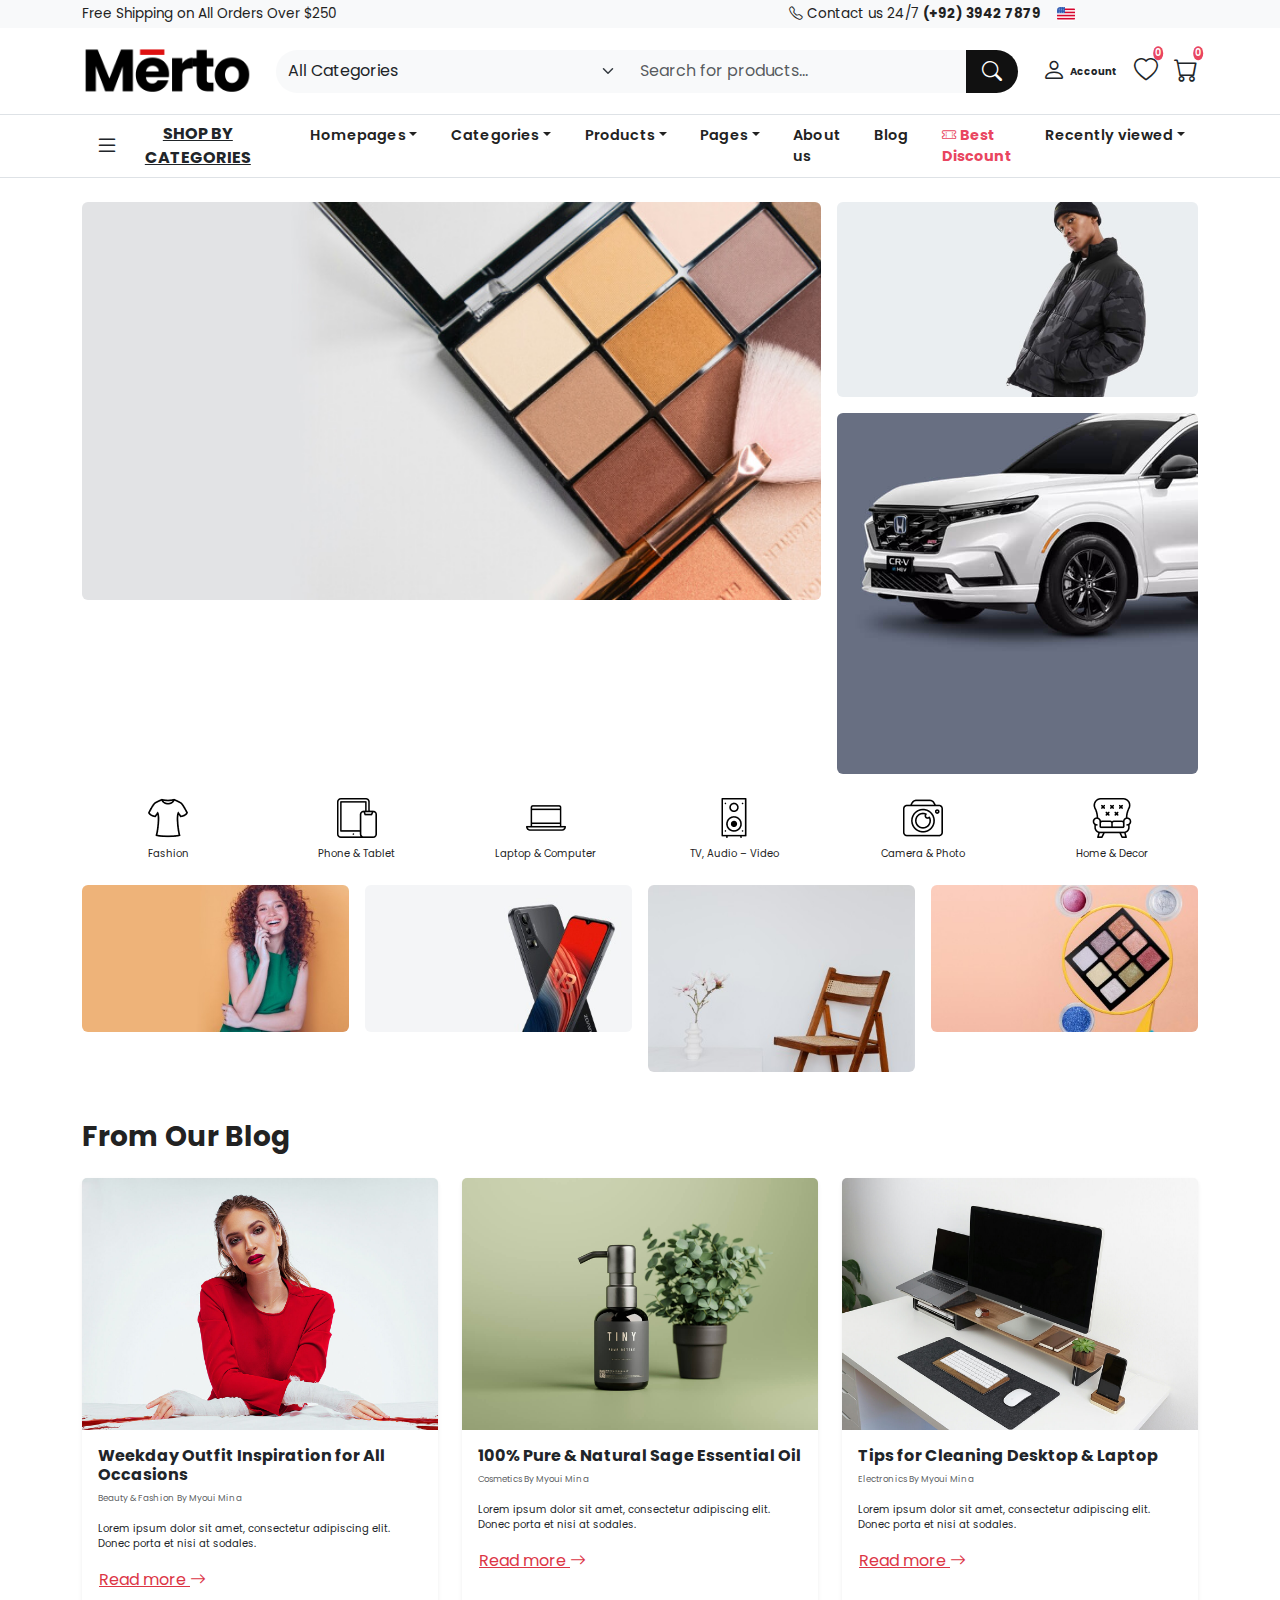
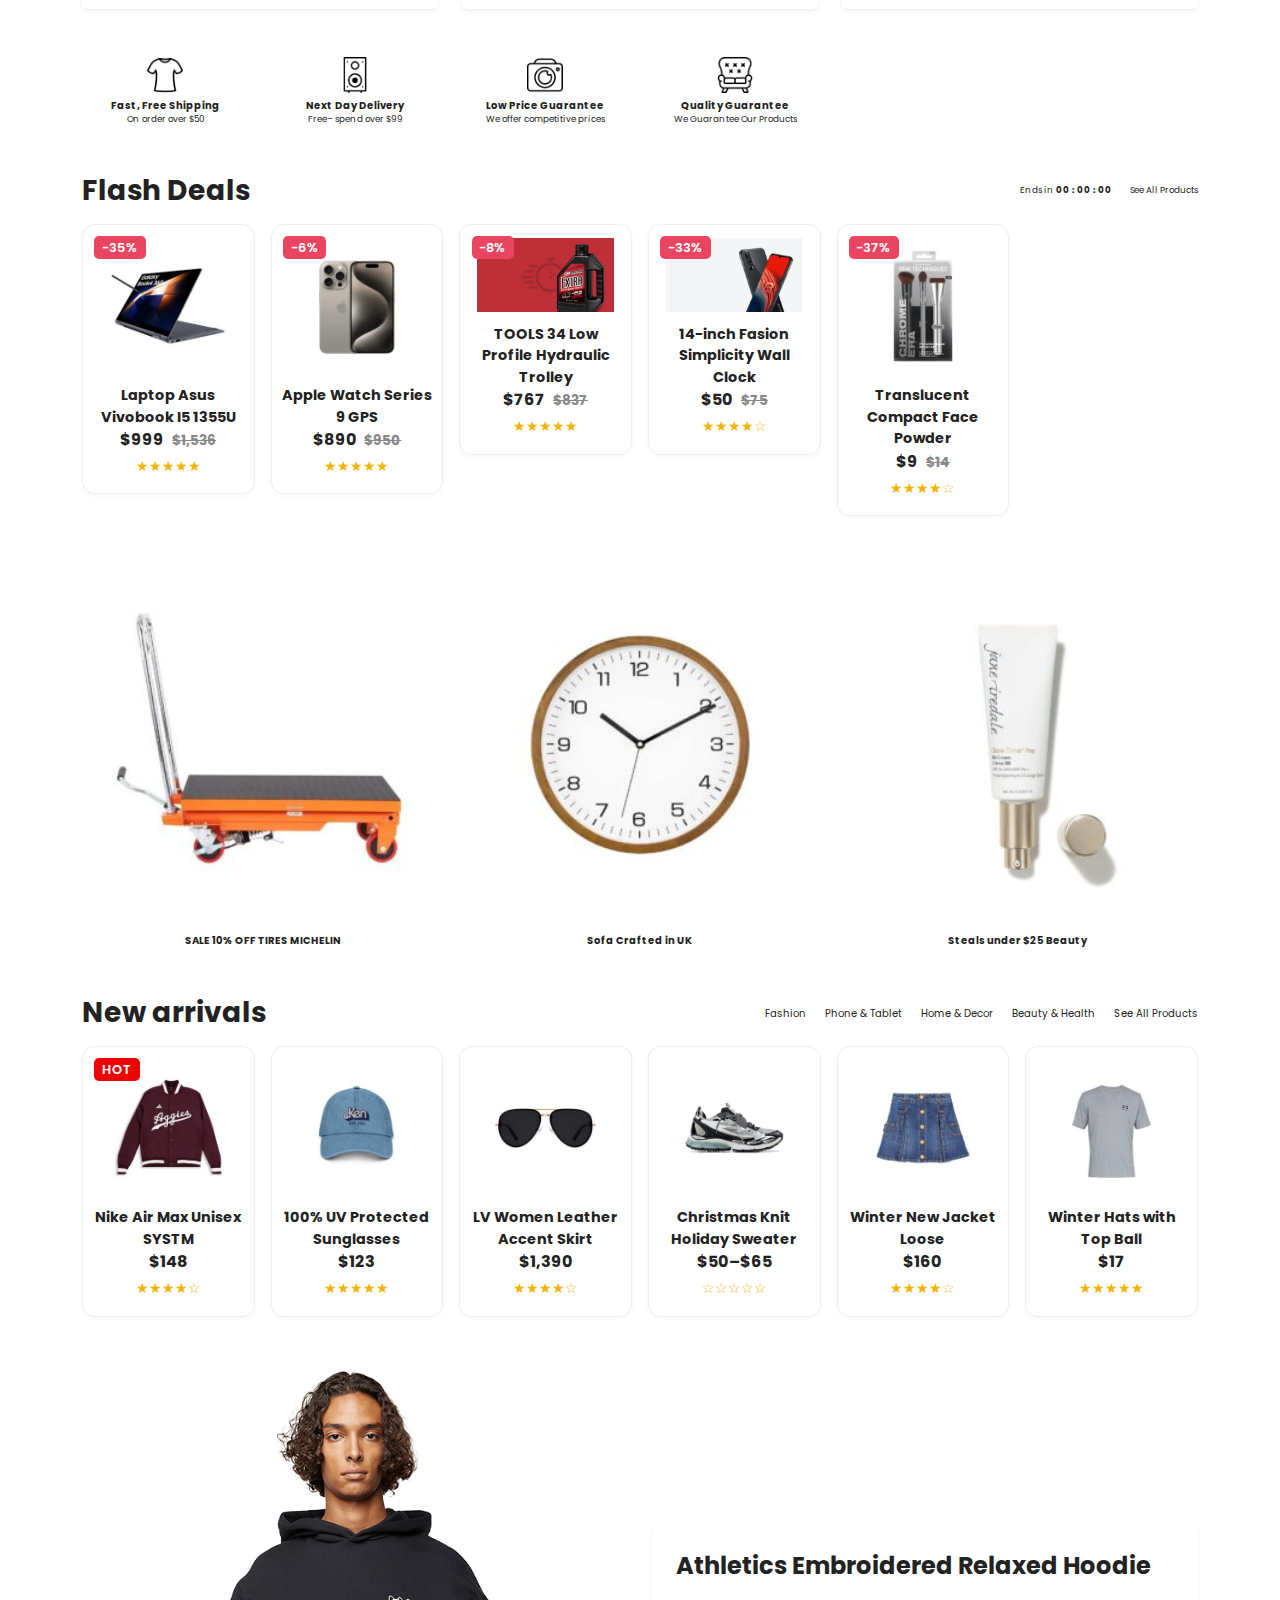
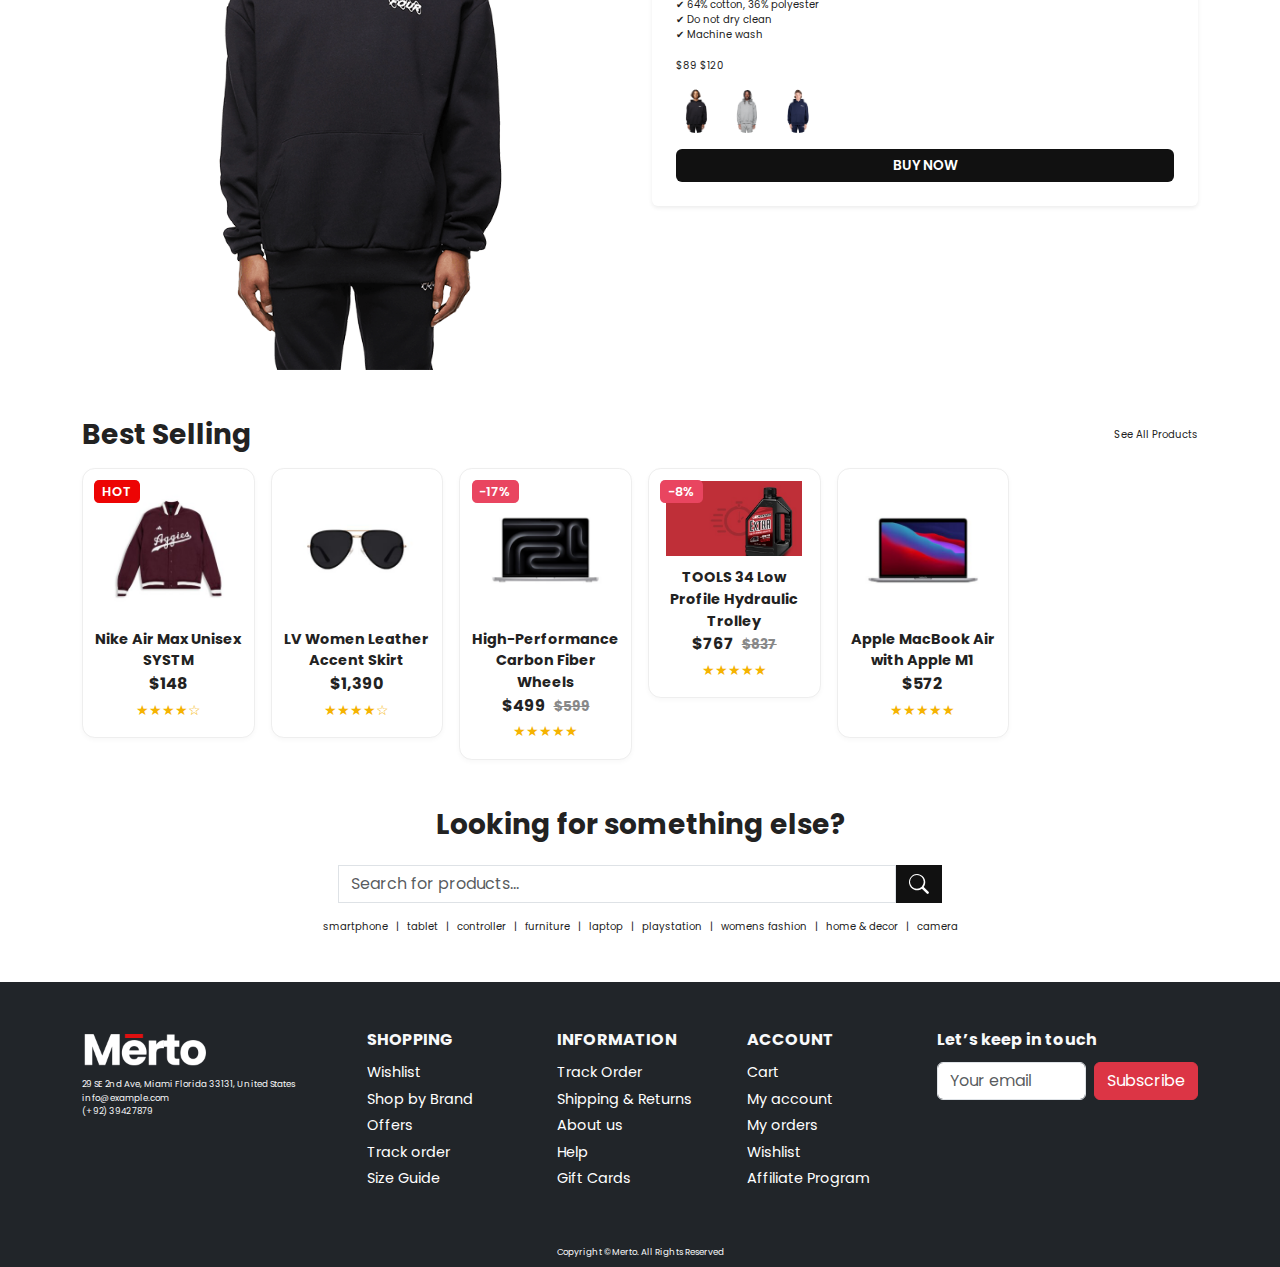
<file: p1/index.html>
<!DOCTYPE html>
<html lang="en">
<head>
  <meta charset="UTF-8">
  <meta name="viewport" content="width=device-width, initial-scale=1.0">
  <title>Merto – Online Shop</title>
  <link rel="icon" type="image/png" href="img/logo.png">
  <link href="https://fonts.googleapis.com/css2?family=Poppins:wght@400;500;600;700&display=swap" rel="stylesheet">
  <link href="https://cdn.jsdelivr.net/npm/bootstrap@5.3.2/dist/css/bootstrap.min.css" rel="stylesheet">
  <link rel="stylesheet" href="css/style.css">
  <link rel="stylesheet" href="https://cdn.jsdelivr.net/npm/bootstrap-icons@1.10.5/font/bootstrap-icons.css">
</head>
<body>
  <!-- Header Top Bar -->
  <div class="header-top py-1 small">
    <div class="container-xl d-flex justify-content-between align-items-center">
      <div>Free Shipping on All Orders Over $250</div>
      <div class="d-flex align-items-center gap-3">
        <span><i class="bi bi-telephone me-1"></i>Contact us 24/7 <b>(+92) 3942 7879</b></span>
        <div class="dropdown">
          <a class="dropdown-toggle text-light" href="#" id="langDropdown" data-bs-toggle="dropdown" aria-expanded="false">
            <img src="img/english.png" alt="English" width="18" class="me-1"> English
          </a>
          <ul class="dropdown-menu dropdown-menu-end" aria-labelledby="langDropdown">
            <li><a class="dropdown-item" href="#"><img src="img/espanol.png" width="16" class="me-1"> Español</a></li>
            <li><a class="dropdown-item" href="#"><img src="img/francais.png" width="16" class="me-1"> Français</a></li>
            <li><a class="dropdown-item" href="#"><img src="img/portugues.png" width="16" class="me-1"> Português</a></li>
          </ul>
        </div>
        <div class="dropdown">
          <a class="dropdown-toggle text-light" href="#" id="currencyDropdown" data-bs-toggle="dropdown" aria-expanded="false">USD</a>
          <ul class="dropdown-menu dropdown-menu-end" aria-labelledby="currencyDropdown">
            <li><a class="dropdown-item" href="#">EUR</a></li>
            <li><a class="dropdown-item" href="#">BRL</a></li>
          </ul>
        </div>
      </div>
    </div>
  </div>
  <!-- Header Main -->
  <header class="bg-white border-bottom sticky-top">
    <div class="container-xl d-flex align-items-center justify-content-between py-3">
      <a href="#"><img src="img/logo.png" alt="Merto Logo" height="54"></a>
      <form class="d-flex flex-grow-1 mx-4 search-bar">
        <select class="form-select rounded-start-pill border-0 bg-light">
          <option>All Categories</option>
          <option>Autopart</option>
          <option>Beauty & Health</option>
          <option>Electronic</option>
          <option>Fashion</option>
        </select>
        <input class="form-control border-0 bg-light rounded-0" type="search" placeholder="Search for products..." aria-label="Search">
        <button class="btn btn-dark rounded-end-pill px-3 d-flex align-items-center justify-content-center" type="submit"><i class="bi bi-search fs-5"></i></button>
      </form>
      <div class="d-flex align-items-center gap-3">
        <a href="#" class="text-dark fw-bold d-flex align-items-center"><i class="bi bi-person fs-4 me-1"></i>Account</a>
        <a href="#" class="text-dark position-relative d-flex align-items-center"><i class="bi bi-heart fs-4"></i><span class="badge bg-danger position-absolute top-0 start-100 translate-middle">0</span></a>
        <a href="#" class="text-dark position-relative d-flex align-items-center"><i class="bi bi-cart fs-4"></i><span class="badge bg-danger position-absolute top-0 start-100 translate-middle">0</span></a>
      </div>
    </div>
  </header>
  <!-- Navigation -->
  <nav class="bg-white border-bottom nav-main">
    <div class="container-xl d-flex align-items-center">
      <button class="btn btn-link text-dark fw-bold d-flex align-items-center me-3" id="sidebarToggle">
        <i class="bi bi-list fs-4 me-2"></i> SHOP BY CATEGORIES
      </button>
      <ul class="nav flex-nowrap gap-2">
        <li class="nav-item dropdown"><a class="nav-link dropdown-toggle" href="#">Homepages</a></li>
        <li class="nav-item dropdown"><a class="nav-link dropdown-toggle" href="#">Categories</a></li>
        <li class="nav-item dropdown"><a class="nav-link dropdown-toggle" href="#">Products</a></li>
        <li class="nav-item dropdown"><a class="nav-link dropdown-toggle" href="#">Pages</a></li>
        <li class="nav-item"><a class="nav-link" href="#">About us</a></li>
        <li class="nav-item"><a class="nav-link" href="#">Blog</a></li>
        <li class="nav-item"><a class="nav-link text-danger fw-bold" href="#"><i class="bi bi-ticket-perforated me-1"></i>Best Discount</a></li>
        <li class="nav-item dropdown ms-auto"><a class="nav-link dropdown-toggle" href="#">Recently viewed</a></li>
      </ul>
    </div>
  </nav>
  <!-- Hero Banner -->
  <section class="container-xl my-4">
    <div class="row g-3">
      <div class="col-lg-8">
        <img src="img/banner1-demo1.jpg" class="img-fluid rounded w-100" alt="Main Banner">
      </div>
      <div class="col-lg-4 d-flex flex-column gap-3">
        <img src="img/banner2-demo1.jpg" class="img-fluid rounded" alt="Banner 2">
        <img src="img/banner3-demo1.jpg" class="img-fluid rounded" alt="Banner 3">
      </div>
    </div>
  </section>
  <!-- Category Icons -->
  <section class="container-xl my-4">
    <div class="row text-center g-3">
      <div class="col-6 col-md-2">
        <img src="img/icon-menu-1.png" class="mb-2" width="40" alt="Fashion">
        <div>Fashion</div>
      </div>
      <div class="col-6 col-md-2">
        <img src="img/icon-menu-2.png" class="mb-2" width="40" alt="Phone & Tablet">
        <div>Phone & Tablet</div>
      </div>
      <div class="col-6 col-md-2">
        <img src="img/icon-menu-3.png" class="mb-2" width="40" alt="Laptop & Computer">
        <div>Laptop & Computer</div>
      </div>
      <div class="col-6 col-md-2">
        <img src="img/icon-menu-4.png" class="mb-2" width="40" alt="TV, Audio – Video">
        <div>TV, Audio – Video</div>
      </div>
      <div class="col-6 col-md-2">
        <img src="img/icon-menu-5.png" class="mb-2" width="40" alt="Camera & Photo">
        <div>Camera & Photo</div>
      </div>
      <div class="col-6 col-md-2">
        <img src="img/icon-menu-6.png" class="mb-2" width="40" alt="Home & Decor">
        <div>Home & Decor</div>
      </div>
    </div>
  </section>
  <!-- Promo Banner Row -->
  <section class="container-xl my-4">
    <div class="row g-3">
      <div class="col-md-3">
        <img src="img/banner-vertical-menu-1.jpg" class="img-fluid rounded w-100" alt="Promo 1">
      </div>
      <div class="col-md-3">
        <img src="img/banner-vertical-menu-2.jpg" class="img-fluid rounded w-100" alt="Promo 2">
      </div>
      <div class="col-md-3">
        <img src="img/banner-mega-menu-furniture.jpg" class="img-fluid rounded w-100" alt="Promo 3">
      </div>
      <div class="col-md-3">
        <img src="img/cosmetic-mega-menu.jpg" class="img-fluid rounded w-100" alt="Promo 4">
      </div>
    </div>
  </section>
  <!-- Blog Section -->
  <section class="container-xl my-5">
    <h3 class="mb-4 fw-bold">From Our Blog</h3>
    <div class="row g-4">
      <div class="col-md-4">
        <div class="card h-100 border-0 shadow-sm">
          <img src="img/blog-1.jpg" class="card-img-top" alt="Blog 1">
          <div class="card-body">
            <h6 class="card-title fw-bold">Weekday Outfit Inspiration for All Occasions</h6>
            <p class="card-text small text-muted">Beauty & Fashion By Myoui Mina</p>
            <p class="card-text">Lorem ipsum dolor sit amet, consectetur adipiscing elit. Donec porta et nisi at sodales.</p>
            <a href="#" class="btn btn-link p-0 text-danger">Read more <i class="bi bi-arrow-right"></i></a>
          </div>
        </div>
      </div>
      <div class="col-md-4">
        <div class="card h-100 border-0 shadow-sm">
          <img src="img/blog-2.jpg" class="card-img-top" alt="Blog 2">
          <div class="card-body">
            <h6 class="card-title fw-bold">100% Pure & Natural Sage Essential Oil</h6>
            <p class="card-text small text-muted">Cosmetics By Myoui Mina</p>
            <p class="card-text">Lorem ipsum dolor sit amet, consectetur adipiscing elit. Donec porta et nisi at sodales.</p>
            <a href="#" class="btn btn-link p-0 text-danger">Read more <i class="bi bi-arrow-right"></i></a>
          </div>
        </div>
      </div>
      <div class="col-md-4">
        <div class="card h-100 border-0 shadow-sm">
          <img src="img/blog-3.jpg" class="card-img-top" alt="Blog 3">
          <div class="card-body">
            <h6 class="card-title fw-bold">Tips for Cleaning Desktop & Laptop</h6>
            <p class="card-text small text-muted">Electronics By Myoui Mina</p>
            <p class="card-text">Lorem ipsum dolor sit amet, consectetur adipiscing elit. Donec porta et nisi at sodales.</p>
            <a href="#" class="btn btn-link p-0 text-danger">Read more <i class="bi bi-arrow-right"></i></a>
          </div>
        </div>
      </div>
    </div>
  </section>
  <!-- Add after hero/slider section -->
<section class="container-xl my-5">
  <div class="row text-center g-4">
    <div class="col-6 col-md-3 col-lg-2">
      <img src="img/icon-menu-1.png" class="feature-icon" alt="Shipping">
      <div class="fw-bold">Fast, Free Shipping</div>
      <div class="small">On order over $50</div>
    </div>
    <div class="col-6 col-md-3 col-lg-2">
      <img src="img/icon-menu-4.png" class="feature-icon" alt="Delivery">
      <div class="fw-bold">Next Day Delivery</div>
      <div class="small">Free– spend over $99</div>
    </div>
    <div class="col-6 col-md-3 col-lg-2">
      <img src="img/icon-menu-5.png" class="feature-icon" alt="Guarantee">
      <div class="fw-bold">Low Price Guarantee</div>
      <div class="small">We offer competitive prices</div>
    </div>
    <div class="col-6 col-md-3 col-lg-2">
      <img src="img/icon-menu-6.png" class="feature-icon" alt="Quality">
      <div class="fw-bold">Quality Guarantee</div>
      <div class="small">We Guarantee Our Products</div>
    </div>
  </div>
</section>

<!-- Add after feature icons: category icons row (already present) -->

<!-- Add after category icons: Flash Deals carousel (static version) -->
<section class="container-xl my-5">
  <div class="d-flex justify-content-between align-items-center mb-3">
    <h3 class="fw-bold mb-0">Flash Deals</h3>
    <div class="text-end small">Ends in <span class="fw-bold">00 : 00 : 00</span> <a href="#" class="ms-3">See All Products</a></div>
  </div>
  <div class="row g-3">
    <div class="col-6 col-md-4 col-lg-2">
      <div class="card-product position-relative">
        <span class="discount">-35%</span>
        <img src="img/electronic-1-300x300.jpg" alt="Laptop">
        <div class="fw-bold">Laptop Asus Vivobook I5 1355U</div>
        <div class="price">$999 <span class="old-price">$1,536</span></div>
        <div class="stars">★★★★★</div>
      </div>
    </div>
    <div class="col-6 col-md-4 col-lg-2">
      <div class="card-product position-relative">
        <span class="discount">-6%</span>
        <img src="img/electronic-9-300x300.jpg" alt="Watch">
        <div class="fw-bold">Apple Watch Series 9 GPS</div>
        <div class="price">$890 <span class="old-price">$950</span></div>
        <div class="stars">★★★★★</div>
      </div>
    </div>
    <div class="col-6 col-md-4 col-lg-2">
      <div class="card-product position-relative">
        <span class="discount">-8%</span>
        <img src="img/autopart-mega-menu.jpg" alt="Trolley">
        <div class="fw-bold">TOOLS 34 Low Profile Hydraulic Trolley</div>
        <div class="price">$767 <span class="old-price">$837</span></div>
        <div class="stars">★★★★★</div>
      </div>
    </div>
    <div class="col-6 col-md-4 col-lg-2">
      <div class="card-product position-relative">
        <span class="discount">-33%</span>
        <img src="img/banner-vertical-menu-2.jpg" alt="Clock">
        <div class="fw-bold">14-inch Fasion Simplicity Wall Clock</div>
        <div class="price">$50 <span class="old-price">$75</span></div>
        <div class="stars">★★★★☆</div>
      </div>
    </div>
    <div class="col-6 col-md-4 col-lg-2">
      <div class="card-product position-relative">
        <span class="discount">-37%</span>
        <img src="img/cosmetic-2-300x300.jpg" alt="Face Powder">
        <div class="fw-bold">Translucent Compact Face Powder</div>
        <div class="price">$9 <span class="old-price">$14</span></div>
        <div class="stars">★★★★☆</div>
      </div>
    </div>
  </div>
</section>

<!-- Add after flash deals: Promo banners row -->
<section class="container-xl my-5">
  <div class="row g-3">
    <div class="col-md-4">
      <div class="promo-banner"><img src="img/automotive-11-300x300.jpg" alt="Michelin"></div>
      <div class="fw-bold text-center mt-2">SALE 10% OFF TIRES MICHELIN</div>
    </div>
    <div class="col-md-4">
      <div class="promo-banner"><img src="img/furniture-6-300x300.jpg" alt="Sofa"></div>
      <div class="fw-bold text-center mt-2">Sofa Crafted in UK</div>
    </div>
    <div class="col-md-4">
      <div class="promo-banner"><img src="img/cosmetic-6-300x300.jpg" alt="Beauty"></div>
      <div class="fw-bold text-center mt-2">Steals under $25 Beauty</div>
    </div>
  </div>
</section>

<!-- Add after promo banners: New arrivals (static grid) -->
<section class="container-xl my-5">
  <div class="d-flex justify-content-between align-items-center mb-3">
    <h3 class="fw-bold mb-0">New arrivals</h3>
    <div>
      <a href="#" class="me-3">Fashion</a>
      <a href="#" class="me-3">Phone & Tablet</a>
      <a href="#" class="me-3">Home & Decor</a>
      <a href="#" class="me-3">Beauty & Health</a>
      <a href="#">See All Products</a>
    </div>
  </div>
  <div class="row g-3">
    <div class="col-6 col-md-4 col-lg-2">
      <div class="card-product position-relative">
        <span class="discount" style="background:#ed0404;">HOT</span>
        <img src="img/fashion-1-300x300.jpg" alt="Sneaker">
        <div class="fw-bold">Nike Air Max Unisex SYSTM</div>
        <div class="price">$148</div>
        <div class="stars">★★★★☆</div>
      </div>
    </div>
    <div class="col-6 col-md-4 col-lg-2">
      <div class="card-product position-relative">
        <img src="img/fashion-3-300x300.jpg" alt="Sunglasses">
        <div class="fw-bold">100% UV Protected Sunglasses</div>
        <div class="price">$123</div>
        <div class="stars">★★★★★</div>
      </div>
    </div>
    <div class="col-6 col-md-4 col-lg-2">
      <div class="card-product position-relative">
        <img src="img/fashion-9-300x300.jpg" alt="Skirt">
        <div class="fw-bold">LV Women Leather Accent Skirt</div>
        <div class="price">$1,390</div>
        <div class="stars">★★★★☆</div>
      </div>
    </div>
    <div class="col-6 col-md-4 col-lg-2">
      <div class="card-product position-relative">
        <img src="img/fashion-5-300x300.jpg" alt="Sweater">
        <div class="fw-bold">Christmas Knit Holiday Sweater</div>
        <div class="price">$50–$65</div>
        <div class="stars">☆☆☆☆☆</div>
      </div>
    </div>
    <div class="col-6 col-md-4 col-lg-2">
      <div class="card-product position-relative">
        <img src="img/fashion-6-300x300.jpg" alt="Jacket">
        <div class="fw-bold">Winter New Jacket Loose</div>
        <div class="price">$160</div>
        <div class="stars">★★★★☆</div>
      </div>
    </div>
    <div class="col-6 col-md-4 col-lg-2">
      <div class="card-product position-relative">
        <img src="img/fashion-10-1-300x300.jpg" alt="Hat">
        <div class="fw-bold">Winter Hats with Top Ball</div>
        <div class="price">$17</div>
        <div class="stars">★★★★★</div>
      </div>
    </div>
  </div>
</section>

<!-- Add after new arrivals: Large product slider (static) -->
<section class="container-xl my-5">
  <div class="row align-items-center g-4">
    <div class="col-lg-6">
      <img src="img/slide-hoodie-1.png" class="img-fluid" alt="Hoodie">
    </div>
    <div class="col-lg-6">
      <div class="p-4 bg-white rounded shadow-sm">
        <h4 class="fw-bold mb-3">Athletics Embroidered Relaxed Hoodie</h4>
        <ul class="list-unstyled mb-3">
          <li>✔ 64% cotton, 36% polyester</li>
          <li>✔ Do not dry clean</li>
          <li>✔ Machine wash</li>
        </ul>
        <div class="mb-3">
          <span class="price">$89</span> <span class="old-price">$120</span>
        </div>
        <div class="mb-3">
          <img src="img/slide-hoodie-1.png" width="40" class="rounded-circle me-2">
          <img src="img/slide-hoodie-2.png" width="40" class="rounded-circle me-2">
          <img src="img/slide-hoodie-4.png" width="40" class="rounded-circle me-2">
        </div>
        <button class="btn btn-dark w-100">BUY NOW</button>
      </div>
    </div>
  </div>
</section>

<!-- Add after hoodie slider: Best Selling carousel (static) -->
<section class="container-xl my-5">
  <div class="d-flex justify-content-between align-items-center mb-3">
    <h3 class="fw-bold mb-0">Best Selling</h3>
    <a href="#">See All Products</a>
  </div>
  <div class="row g-3">
    <div class="col-6 col-md-4 col-lg-2">
      <div class="card-product position-relative">
        <span class="discount" style="background:#ed0404;">HOT</span>
        <img src="img/fashion-1-300x300.jpg" alt="Sneaker">
        <div class="fw-bold">Nike Air Max Unisex SYSTM</div>
        <div class="price">$148</div>
        <div class="stars">★★★★☆</div>
      </div>
    </div>
    <div class="col-6 col-md-4 col-lg-2">
      <div class="card-product position-relative">
        <img src="img/fashion-9-300x300.jpg" alt="Skirt">
        <div class="fw-bold">LV Women Leather Accent Skirt</div>
        <div class="price">$1,390</div>
        <div class="stars">★★★★☆</div>
      </div>
    </div>
    <div class="col-6 col-md-4 col-lg-2">
      <div class="card-product position-relative">
        <span class="discount">-17%</span>
        <img src="img/electronic-30-5-300x300.jpg" alt="Wheels">
        <div class="fw-bold">High-Performance Carbon Fiber Wheels</div>
        <div class="price">$499 <span class="old-price">$599</span></div>
        <div class="stars">★★★★★</div>
      </div>
    </div>
    <div class="col-6 col-md-4 col-lg-2">
      <div class="card-product position-relative">
        <span class="discount">-8%</span>
        <img src="img/autopart-mega-menu.jpg" alt="Trolley">
        <div class="fw-bold">TOOLS 34 Low Profile Hydraulic Trolley</div>
        <div class="price">$767 <span class="old-price">$837</span></div>
        <div class="stars">★★★★★</div>
      </div>
    </div>
    <div class="col-6 col-md-4 col-lg-2">
      <div class="card-product position-relative">
        <img src="img/electronic-30-6-300x300.jpg" alt="MacBook">
        <div class="fw-bold">Apple MacBook Air with Apple M1</div>
        <div class="price">$572</div>
        <div class="stars">★★★★★</div>
      </div>
    </div>
  </div>
</section>


<section class="container-xl my-5 text-center">
  <h3 class="fw-bold mb-4">Looking for something else?</h3>
  <form class="d-flex justify-content-center mb-3">
    <input class="form-control w-50 rounded-0" type="search" placeholder="Search for products...">
    <button class="btn btn-dark rounded-0" type="submit"><svg xmlns="http://www.w3.org/2000/svg" width="20" height="20" fill="currentColor" class="bi bi-search" viewBox="0 0 16 16"><path d="M11.742 10.344a6.5 6.5 0 1 0-1.397 1.398h-.001l3.85 3.85a1 1 0 0 0 1.415-1.414l-3.85-3.85zm-5.442 1.398a5.5 5.5 0 1 1 0-11 5.5 5.5 0 0 1 0 11z"/></svg></button>
  </form>
  <div class="d-flex flex-wrap justify-content-center gap-2">
    <span>smartphone</span>|
    <span>tablet</span>|
    <span>controller</span>|
    <span>furniture</span>|
    <span>laptop</span>|
    <span>playstation</span>|
    <span>womens fashion</span>|
    <span>home & decor</span>|
    <span>camera</span>
  </div>
</section>
  <!-- Footer -->
  <footer class="footer-dark mt-5 pt-5 pb-2 bg-dark text-light">
    <div class="container-xl">
      <div class="row">
        <div class="col-md-3 mb-3">
          <img src="img/logo (1).png" alt="Merto Logo" height="40" class="mb-2">
          <div class="small">29 SE 2nd Ave, Miami Florida 33131, United States</div>
          <div class="small">info@example.com</div>
          <div class="small">(+92) 3942 7879</div>
        </div>
        <div class="col-md-2 mb-3">
          <h6>SHOPPING</h6>
          <ul class="list-unstyled small">
            <li>Wishlist</li>
            <li>Shop by Brand</li>
            <li>Offers</li>
            <li>Track order</li>
            <li>Size Guide</li>
          </ul>
        </div>
        <div class="col-md-2 mb-3">
          <h6>INFORMATION</h6>
          <ul class="list-unstyled small">
            <li>Track Order</li>
            <li>Shipping & Returns</li>
            <li>About us</li>
            <li>Help</li>
            <li>Gift Cards</li>
          </ul>
        </div>
        <div class="col-md-2 mb-3">
          <h6>ACCOUNT</h6>
          <ul class="list-unstyled small">
            <li>Cart</li>
            <li>My account</li>
            <li>My orders</li>
            <li>Wishlist</li>
            <li>Affiliate Program</li>
          </ul>
        </div>
        <div class="col-md-3 mb-3">
          <h6>Let’s keep in touch</h6>
          <form class="d-flex">
            <input type="email" class="form-control me-2" placeholder="Your email">
            <button class="btn btn-danger" type="submit">Subscribe</button>
          </form>
        </div>
      </div>
      <div class="text-center small mt-4">Copyright © Merto. All Rights Reserved</div>
    </div>
  </footer>
  <script src="https://cdn.jsdelivr.net/npm/bootstrap@5.3.2/dist/js/bootstrap.bundle.min.js"></script>
</body>
</html>
</file>
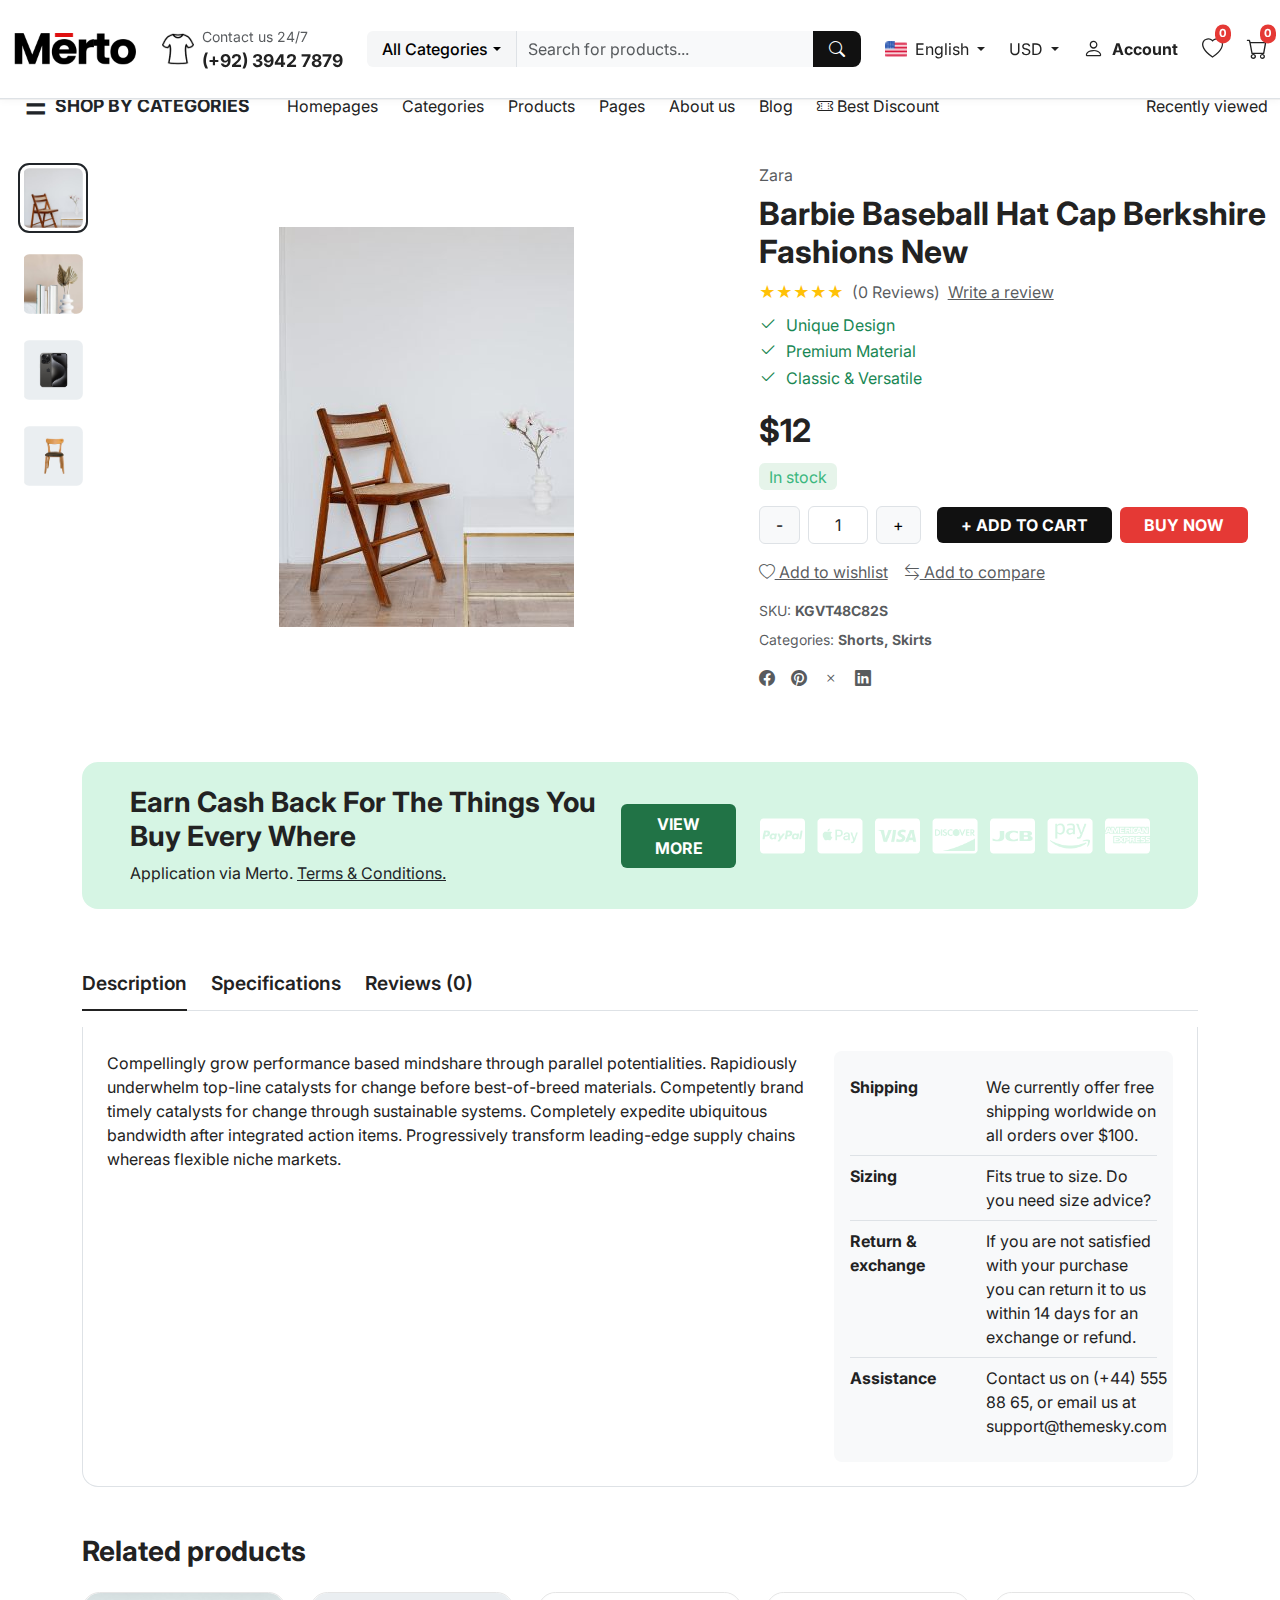
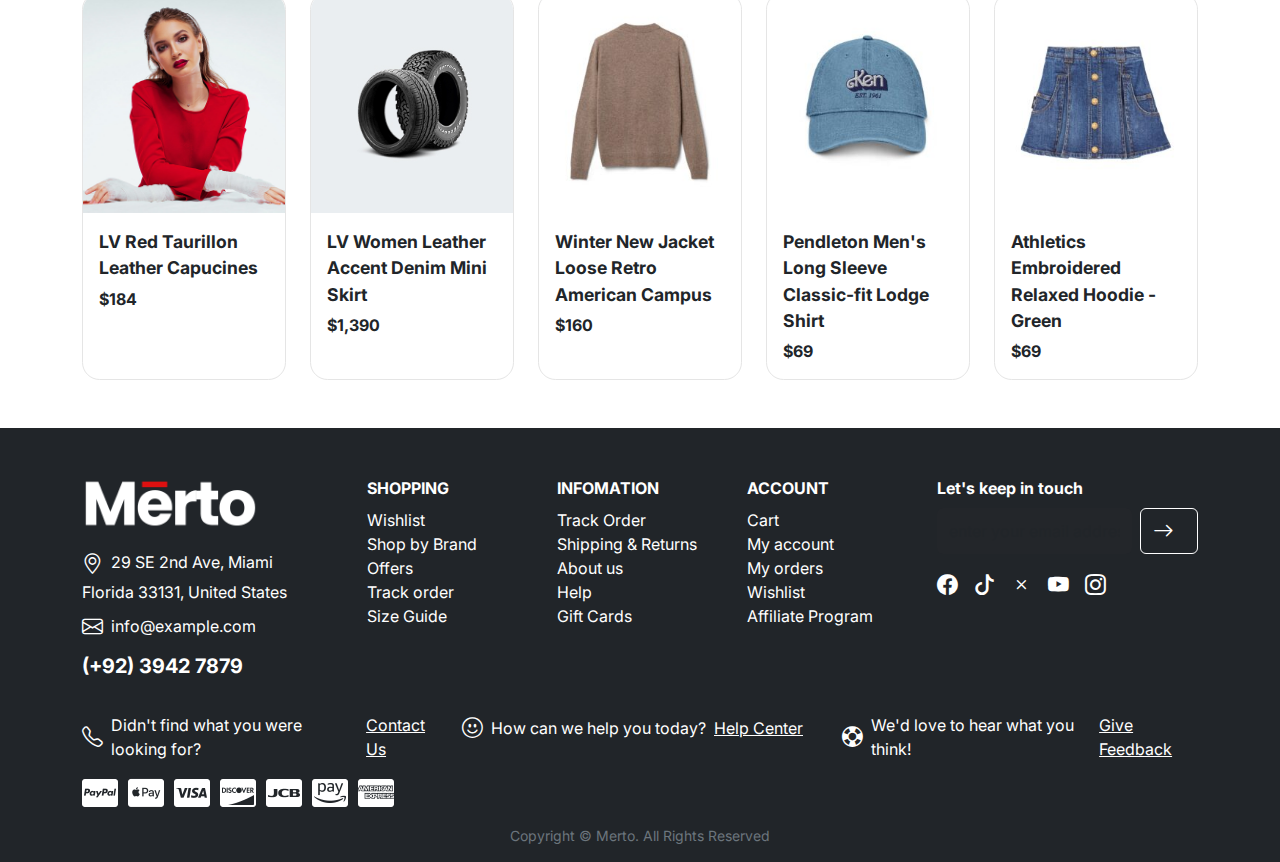
<file: p3/index.html>
<!DOCTYPE html>
<html lang="en">
<head>
    <meta charset="UTF-8">
    <meta name="viewport" content="width=device-width, initial-scale=1.0">
    <title>Barbie Baseball Hat Cap Berkshire Fashions New | Merto</title>
    <!-- Bootstrap CSS -->
    <link href="https://cdn.jsdelivr.net/npm/bootstrap@5.3.2/dist/css/bootstrap.min.css" rel="stylesheet">
    <link rel="stylesheet" href="css/style.css">
    <link rel="preconnect" href="https://fonts.googleapis.com">
    <link rel="preconnect" href="https://fonts.gstatic.com" crossorigin>
    <link href="https://fonts.googleapis.com/css2?family=Inter:wght@400;500;700&display=swap" rel="stylesheet">
    <link rel="icon" type="image/png" href="img/logo.png">
</head>
<body>
    <!-- Header -->
    <div class="border-bottom bg-white header-static">
        <div class="container-fluid py-3">
            <div class="d-flex align-items-center justify-content-between">
                <!-- Logo -->
                <div class="d-flex align-items-center gap-4">
                    <img src="img/logo.png" alt="Merto Logo" style="height:40px; width:auto;">
                    <div class="d-flex align-items-center gap-2">
                        <img src="img/icon-menu-1.png" alt="phone" style="width:32px; height:32px;">
                        <div class="contact-text">
                            <span class="text-muted small">Contact us 24/7</span><br>
                            <span class="fw-bold" style="font-size:1.1rem;">(+92) 3942 7879</span>
                        </div>
                    </div>
                </div>
                <!-- Search -->
                <form class="d-flex flex-grow-1 mx-4" style="max-width:600px;">
                    <div class="input-group">
                        <button class="btn btn-light dropdown-toggle border-end" type="button" data-bs-toggle="dropdown" aria-expanded="false" style="min-width:150px; font-weight:500;">All Categories</button>
                        <ul class="dropdown-menu">
                            <li><a class="dropdown-item" href="#">All Categories</a></li>
                        </ul>
                        <input type="text" class="form-control border-0 bg-light" placeholder="Search for products...">
                        <button class="btn btn-dark px-3" type="submit"><i class="bi bi-search"></i></button>
                    </div>
                </form>
                <!-- Right icons -->
                <div class="d-flex align-items-center gap-4">
                    <div class="d-flex align-items-center gap-2">
                        <img src="img/english.png" alt="English" style="width:22px;"> <span>English</span>
                        <span class="dropdown-toggle"></span>
                    </div>
                    <div class="d-flex align-items-center gap-2">
                        <span>USD</span>
                        <span class="dropdown-toggle"></span>
                    </div>
                    <div class="d-flex align-items-center gap-2">
                        <i class="bi bi-person" style="font-size:1.3rem;"></i>
                        <span class="fw-bold">Account</span>
                    </div>
                    <div class="position-relative">
                        <i class="bi bi-heart" style="font-size:1.3rem;"></i>
                        <span class="badge rounded-pill bg-danger position-absolute top-0 start-100 translate-middle p-1" style="font-size:0.7rem;">0</span>
                    </div>
                    <div class="position-relative">
                        <i class="bi bi-cart" style="font-size:1.3rem;"></i>
                        <span class="badge rounded-pill bg-danger position-absolute top-0 start-100 translate-middle p-1" style="font-size:0.7rem;">0</span>
                    </div>
                </div>
            </div>
        </div>
    </div>
    <!-- Navigation -->
    <div class="container-fluid border-top bg-white">
        <div class="d-flex align-items-center py-2">
            <button class="btn btn-link text-dark fw-bold d-flex align-items-center me-4" style="font-size:1.1rem;"><span class="fs-4 me-2">&#9776;</span> SHOP BY CATEGORIES</button>
            <nav class="d-flex align-items-center gap-4 flex-grow-1">
                <span class="nav-link">Homepages</span>
                <span class="nav-link">Categories</span>
                <span class="nav-link">Products</span>
                <span class="nav-link">Pages</span>
                <span class="nav-link">About us</span>
                <span class="nav-link">Blog</span>
                <span class="nav-link d-flex align-items-center"><i class="bi bi-ticket-perforated me-1"></i> Best Discount</span>
            </nav>
            <div class="ms-auto">
                <span class="nav-link">Recently viewed</span>
            </div>
        </div>
    </div>
    <!-- Main Product Section -->
    <main class="container-fluid py-4 bg-white">
        <div class="row g-4">
            <!-- Left thumbnails -->
            <div class="col-lg-1 d-none d-lg-flex flex-column align-items-center gap-3">
                <img src="img/1.jpg" class="img-thumbnail border-2 border-dark" style="width:70px; height:70px; object-fit:cover;" alt="thumb1">
                <img src="img/2.jpg" class="img-thumbnail" style="width:70px; height:70px; object-fit:cover;" alt="thumb2">
                <img src="img/cat-1.jpg" class="img-thumbnail" style="width:70px; height:70px; object-fit:cover;" alt="thumb3">
                <img src="img/cat-2.jpg" class="img-thumbnail" style="width:70px; height:70px; object-fit:cover;" alt="thumb4">
            </div>
            <!-- Main image -->
            <div class="col-lg-6 d-flex justify-content-center align-items-center">
                <img src="img/1.jpg" class="img-fluid" style="max-height:450px; object-fit:contain;" alt="main product">
            </div>
            <!-- Product details -->
            <div class="col-lg-5">
                <div class="mb-2 text-muted">Zara</div>
                <h2 class="fw-bold mb-2" style="font-size:2rem;">Barbie Baseball Hat Cap Berkshire Fashions New</h2>
                <div class="d-flex align-items-center mb-2">
                    <span class="text-warning">&#9733;&#9733;&#9733;&#9733;&#9733;</span>
                    <span class="ms-2 text-muted">(0 Reviews)</span>
                    <a href="#" class="ms-2 text-decoration-underline text-muted">Write a review</a>
                </div>
                <ul class="list-unstyled mb-3">
                    <li class="text-success"><i class="bi bi-check2"></i> Unique Design</li>
                    <li class="text-success"><i class="bi bi-check2"></i> Premium Material</li>
                    <li class="text-success"><i class="bi bi-check2"></i> Classic & Versatile</li>
                </ul>
                <div class="fs-2 fw-bold mb-2">$12</div>
                <div class="mb-3"><span class="badge bg-success bg-opacity-10 text-success fw-normal" style="font-size:1rem;">In stock</span></div>
                <div class="d-flex align-items-center mb-3">
                    <button class="btn btn-light border px-3">-</button>
                    <input type="text" class="form-control text-center mx-2" value="1" style="width:60px;">
                    <button class="btn btn-light border px-3">+</button>
                    <button class="btn btn-dark ms-3 px-4 fw-bold">+ ADD TO CART</button>
                    <button class="btn btn-danger ms-2 px-4 fw-bold">BUY NOW</button>
                </div>
                <div class="d-flex gap-3 mb-3">
                    <a href="#" class="text-muted"><i class="bi bi-heart"></i> Add to wishlist</a>
                    <a href="#" class="text-muted"><i class="bi bi-arrow-left-right"></i> Add to compare</a>
                </div>
                <div class="mb-2 text-muted small">SKU: <span class="fw-bold">KGVT48C82S</span></div>
                <div class="mb-2 text-muted small">Categories: <span class="fw-bold">Shorts, Skirts</span></div>
                <div class="d-flex gap-3 mt-3">
                    <a href="#" class="text-muted"><i class="bi bi-facebook"></i></a>
                    <a href="#" class="text-muted"><i class="bi bi-pinterest"></i></a>
                    <a href="#" class="text-muted"><i class="bi bi-x"></i></a>
                    <a href="#" class="text-muted"><i class="bi bi-linkedin"></i></a>
                </div>
            </div>
        </div>
    </main>
    <!-- Banner -->
    <section class="container my-5">
        <div class="rounded-4 d-flex align-items-center justify-content-between px-5 py-4" style="background:#d6f5e4;">
            <div>
                <h3 class="fw-bold mb-2">Earn Cash Back For The Things You Buy Every Where</h3>
                <div>Application via Merto. <a href="#" class="text-decoration-underline text-dark">Terms & Conditions.</a></div>
            </div>
            <button class="btn btn-success px-4 py-2 fw-bold">VIEW MORE</button>
            <div class="d-flex align-items-center gap-3 ms-4">
                <img src="img/payment-icons-1.png" alt="Visa" style="height:40px;">
            </div>
        </div>
    </section>
    <!-- Tabs Section -->
    <section class="container mb-5">
        <ul class="nav nav-tabs mb-3" id="productTab" role="tablist">
            <li class="nav-item" role="presentation">
                <button class="nav-link active" id="desc-tab" data-bs-toggle="tab" data-bs-target="#desc" type="button" role="tab">Description</button>
            </li>
            <li class="nav-item" role="presentation">
                <button class="nav-link" id="specs-tab" data-bs-toggle="tab" data-bs-target="#specs" type="button" role="tab">Specifications</button>
            </li>
            <li class="nav-item" role="presentation">
                <button class="nav-link" id="reviews-tab" data-bs-toggle="tab" data-bs-target="#reviews" type="button" role="tab">Reviews (0)</button>
            </li>
        </ul>
        <div class="tab-content bg-white p-4 rounded-bottom-4 border border-top-0" id="productTabContent">
            <div class="tab-pane fade show active" id="desc" role="tabpanel">
                <div class="row">
                    <div class="col-md-8">
                        <p>Compellingly grow performance based mindshare through parallel potentialities. Rapidiously underwhelm top-line catalysts for change before best-of-breed materials. Competently brand timely catalysts for change through sustainable systems. Completely expedite ubiquitous bandwidth after integrated action items. Progressively transform leading-edge supply chains whereas flexible niche markets.</p>
                    </div>
                    <div class="col-md-4">
                        <div class="bg-light rounded-3 p-3">
                            <div class="d-flex border-bottom py-2">
                                <div class="fw-bold flex-shrink-0" style="width:120px;">Shipping</div>
                                <div class="ps-3">We currently offer free shipping worldwide on all orders over $100.</div>
                            </div>
                            <div class="d-flex border-bottom py-2">
                                <div class="fw-bold flex-shrink-0" style="width:120px;">Sizing</div>
                                <div class="ps-3">Fits true to size. Do you need size advice?</div>
                            </div>
                            <div class="d-flex border-bottom py-2">
                                <div class="fw-bold flex-shrink-0" style="width:120px;">Return & exchange</div>
                                <div class="ps-3">If you are not satisfied with your purchase you can return it to us within 14 days for an exchange or refund.</div>
                            </div>
                            <div class="d-flex py-2">
                                <div class="fw-bold flex-shrink-0" style="width:120px;">Assistance</div>
                                <div class="ps-3">Contact us on (+44) 555 88 65, or email us at support@themesky.com</div>
                            </div>
                        </div>
                    </div>
                </div>
            </div>
            <div class="tab-pane fade" id="specs" role="tabpanel">
                <ul>
                    <li>Fabric Type: 50% Cotton, 48% Polyester, 2% Spandex</li>
                    <li>Care Instructions: Hand Wash Only</li>
                    <li>Returns: FREE Returns</li>
                    <li>Season: Spring, summer and fall</li>
                    <li>Dimensions: 0.5 x 0.5 x 0.5 inches</li>
                    <li>Item Weight: 5.6 ounces</li>
                    <li>Material: Varsity jacket made of polyester fabric, super durable and soft enough, breathable, cozy, comfortable</li>
                    <li>Multi-occasion: Fashion unisex letterman jackets, perfect for men, women, teens or couples</li>
                </ul>
            </div>
            <div class="tab-pane fade" id="reviews" role="tabpanel">
                <p>No reviews yet.</p>
            </div>
        </div>
    </section>
    <!-- Related Products -->
    <section class="container mb-5">
        <h3 class="fw-bold mb-4">Related products</h3>
        <div class="row row-cols-1 row-cols-md-5 g-4">
            <div class="col">
                <div class="card h-100">
                    <img src="img/blog-1.jpg" class="card-img-top" alt="LV Red Taurillon Leather Capucines">
                    <div class="card-body">
                        <div class="card-title fw-bold">LV Red Taurillon Leather Capucines</div>
                        <div class="fw-bold">$184</div>
                    </div>
                </div>
            </div>
            <div class="col">
                <div class="card h-100">
                    <img src="img/cat-4.jpg" class="card-img-top" alt="LV Women Leather Accent Denim Mini Skirt">
                    <div class="card-body">
                        <div class="card-title fw-bold">LV Women Leather Accent Denim Mini Skirt</div>
                        <div class="fw-bold">$1,390</div>
                    </div>
                </div>
            </div>
            <div class="col">
                <div class="card h-100">
                    <img src="img/fashion-16-300x300.jpg" class="card-img-top" alt="Winter New Jacket Loose Retro American Campus">
                    <div class="card-body">
                        <div class="card-title fw-bold">Winter New Jacket Loose Retro American Campus</div>
                        <div class="fw-bold">$160</div>
                    </div>
                </div>
            </div>
            <div class="col">
                <div class="card h-100">
                    <img src="img/fashion-3-300x300.jpg" class="card-img-top" alt="Pendleton Men's Long Sleeve Classic-fit Lodge Shirt">
                    <div class="card-body">
                        <div class="card-title fw-bold">Pendleton Men's Long Sleeve Classic-fit Lodge Shirt</div>
                        <div class="fw-bold">$69</div>
                    </div>
                </div>
            </div>
            <div class="col">
                <div class="card h-100">
                    <img src="img/fashion-6-300x300.jpg" class="card-img-top" alt="Athletics Embroidered Relaxed Hoodie - Green">
                    <div class="card-body">
                        <div class="card-title fw-bold">Athletics Embroidered Relaxed Hoodie - Green</div>
                        <div class="fw-bold">$69</div>
                    </div>
                </div>
            </div>
        </div>
    </section>
    <!-- Footer -->
    <footer class="bg-dark text-white pt-5 pb-3">
        <div class="container">
            <div class="row mb-4">
                <div class="col-md-3 mb-3 mb-md-0">
                    <img src="img/logo (1).png" alt="Merto Logo" style="height:56px; width:auto; margin-bottom: 1rem;">
                    <div class="mb-2"><i class="bi bi-geo-alt me-2"></i>29 SE 2nd Ave, Miami<br>Florida 33131, United States</div>
                    <div class="mb-2"><i class="bi bi-envelope me-2"></i>info@example.com</div>
                    <div class="fw-bold fs-5 mb-2">(+92) 3942 7879</div>
                </div>
                <div class="col-md-2 mb-3 mb-md-0">
                    <div class="fw-bold mb-2">SHOPPING</div>
                    <ul class="list-unstyled">
                        <li>Wishlist</li>
                        <li>Shop by Brand</li>
                        <li>Offers</li>
                        <li>Track order</li>
                        <li>Size Guide</li>
                    </ul>
                </div>
                <div class="col-md-2 mb-3 mb-md-0">
                    <div class="fw-bold mb-2">INFOMATION</div>
                    <ul class="list-unstyled">
                        <li>Track Order</li>
                        <li>Shipping & Returns</li>
                        <li>About us</li>
                        <li>Help</li>
                        <li>Gift Cards</li>
                    </ul>
                </div>
                <div class="col-md-2 mb-3 mb-md-0">
                    <div class="fw-bold mb-2">ACCOUNT</div>
                    <ul class="list-unstyled">
                        <li>Cart</li>
                        <li>My account</li>
                        <li>My orders</li>
                        <li>Wishlist</li>
                        <li>Affiliate Program</li>
                    </ul>
                </div>
                <div class="col-md-3">
                    <div class="fw-bold mb-2">Let's keep in touch</div>
                    <form class="d-flex mb-3">
                        <input type="email" class="form-control me-2" placeholder="enter your email address">
                        <button class="btn btn-outline-light" type="submit"><i class="bi bi-arrow-right"></i></button>
                    </form>
                    <div class="d-flex gap-3">
                        <i class="bi bi-facebook"></i>
                        <i class="bi bi-tiktok"></i>
                        <i class="bi bi-x"></i>
                        <i class="bi bi-youtube"></i>
                        <i class="bi bi-instagram"></i>
                    </div>
                </div>
            </div>
            <div class="row mb-3">
                <div class="col-md-4 mb-2 mb-md-0">
                    <div class="d-flex align-items-center"><i class="bi bi-telephone me-2"></i>Didn't find what you were looking for? <a href="#" class="ms-2 text-white text-decoration-underline">Contact Us</a></div>
                </div>
                <div class="col-md-4 mb-2 mb-md-0">
                    <div class="d-flex align-items-center"><i class="bi bi-emoji-smile me-2"></i>How can we help you today? <a href="#" class="ms-2 text-white text-decoration-underline">Help Center</a></div>
                </div>
                <div class="col-md-4">
                    <div class="d-flex align-items-center"><i class="bi bi-life-preserver me-2"></i>We'd love to hear what you think! <a href="#" class="ms-2 text-white text-decoration-underline">Give Feedback</a></div>
                </div>
            </div>
            <div class="d-flex align-items-center gap-3 mb-3">
                <img src="img/payment-icons-1.png" alt="Payments" style="height:32px;">
            </div>
            <div class="text-center text-secondary small">Copyright © Merto. All Rights Reserved</div>
        </div>
    </footer>
    <!-- Bootstrap JS and icons -->
    <script src="https://cdn.jsdelivr.net/npm/bootstrap@5.3.2/dist/js/bootstrap.bundle.min.js"></script>
    <link rel="stylesheet" href="https://cdn.jsdelivr.net/npm/bootstrap-icons@1.11.1/font/bootstrap-icons.css">
</body>
</html>
</file>
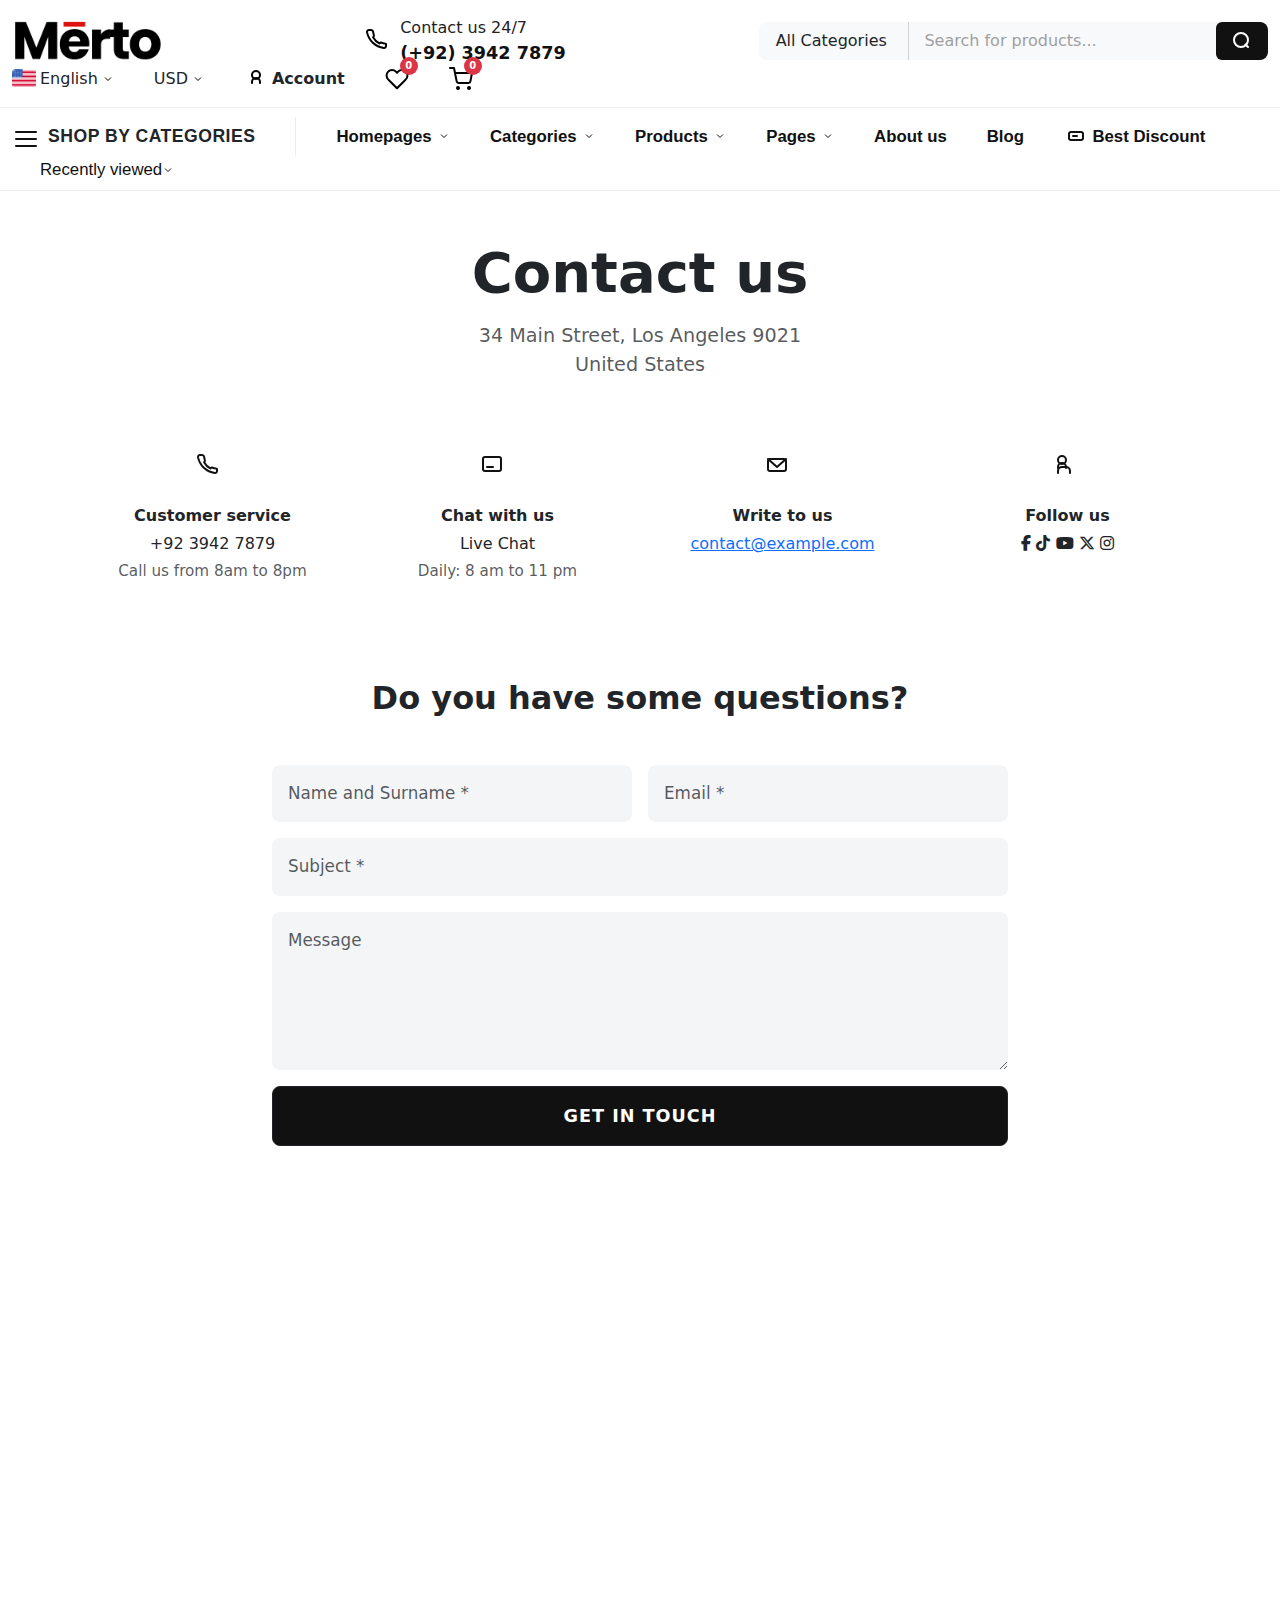
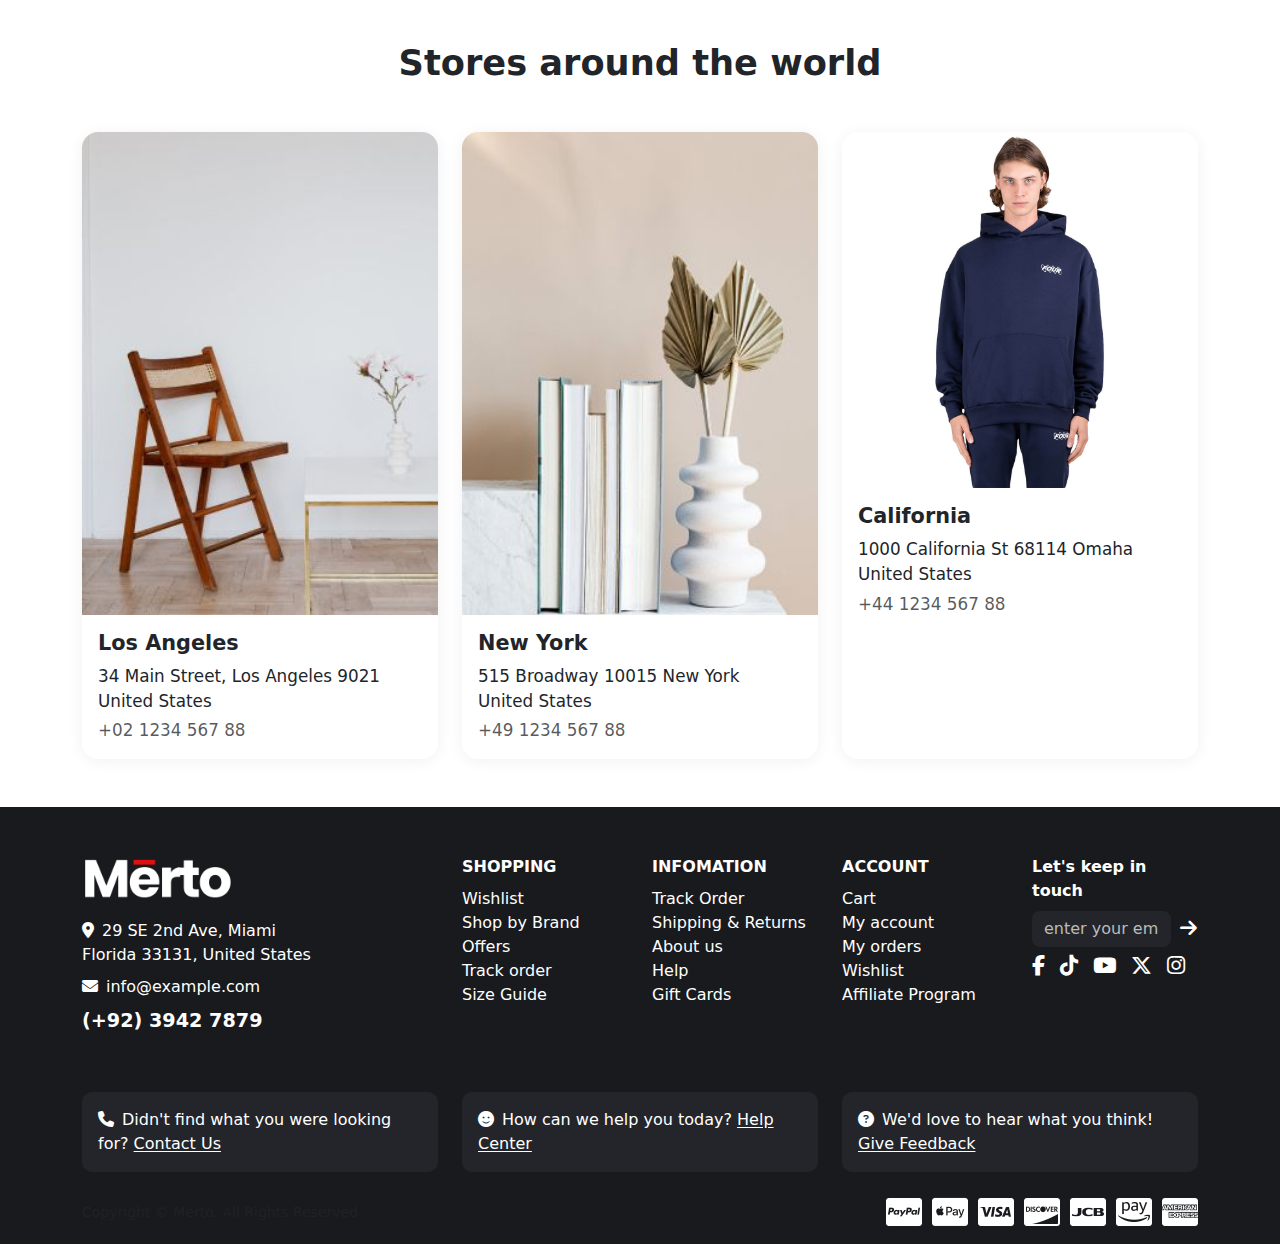
<file: p4/index.html>
<!DOCTYPE html>
<html lang="en">
<head>
    <meta charset="UTF-8">
    <meta http-equiv="X-UA-Compatible" content="IE=edge">
    <meta name="viewport" content="width=device-width, initial-scale=1.0">
    <title>Merto Contact Us</title>
    <link rel="icon" type="image/png" href="img/logo.png">
    <!-- Bootstrap CSS -->
    <link href="https://cdn.jsdelivr.net/npm/bootstrap@5.3.2/dist/css/bootstrap.min.css" rel="stylesheet">
    <!-- Font Awesome for social icons -->
    <link rel="stylesheet" href="https://cdnjs.cloudflare.com/ajax/libs/font-awesome/6.4.2/css/all.min.css">
    <!-- External CSS -->
    <link rel="stylesheet" href="css/style.css">
</head>
<body>
    <!-- Header Section -->
    <header class="merto-header py-3">
        <div class="container-fluid">
            <div class="row align-items-center justify-content-between">
                <!-- Logo -->
                <div class="col-auto d-flex align-items-center">
                    <img src="img/logo.png" alt="Merto Logo" class="merto-logo me-2" style="height:48px;">
                </div>
                <!-- Contact Info -->
                <div class="col-auto d-flex align-items-center">
                    <svg xmlns="http://www.w3.org/2000/svg" width="28" height="28" fill="none" stroke="black" stroke-width="2" stroke-linecap="round" stroke-linejoin="round" class="me-2"><path d="M22 16.92V19a2 2 0 0 1-2.18 2A19.72 19.72 0 0 1 3 5.18 2 2 0 0 1 5 3h2.09a2 2 0 0 1 2 1.72c.13 1.05.37 2.07.72 3.06a2 2 0 0 1-.45 2.11l-.27.27a16 16 0 0 0 6.29 6.29l.27-.27a2 2 0 0 1 2.11-.45c.99.35 2.01.59 3.06.72A2 2 0 0 1 22 16.92z"/></svg>
                    <div>
                        <div class="contact-label">Contact us 24/7</div>
                        <div class="contact-phone fw-bold">(+92) 3942 7879</div>
                    </div>
                </div>
                <!-- Search Bar -->
                <div class="col-md-5 col-12 my-2 my-md-0">
                    <form class="d-flex bg-light rounded-3 overflow-hidden">
                        <div class="dropdown">
                            <button class="btn btn-link dropdown-toggle text-dark px-3" type="button" data-bs-toggle="dropdown" aria-expanded="false">
                                All Categories
                            </button>
                        </div>
                        <div class="vr mx-1"></div>
                        <input class="form-control border-0 bg-light" type="search" placeholder="Search for products..." aria-label="Search">
                        <button class="btn btn-dark d-flex align-items-center justify-content-center px-3" type="submit">
                            <svg xmlns="http://www.w3.org/2000/svg" width="20" height="20" fill="none" stroke="white" stroke-width="2" stroke-linecap="round" stroke-linejoin="round"><circle cx="9" cy="9" r="7"/><line x1="16" y1="16" x2="13.5" y2="13.5"/></svg>
                        </button>
                    </form>
                </div>
                <!-- Right Icons -->
                <div class="col-auto d-flex align-items-center gap-3">
                    <div class="d-flex align-items-center gap-1">
                        <img src="img/english.png" alt="English" style="width:24px;">
                        <span>English</span>
                        <svg width="12" height="12" fill="none" stroke="black" stroke-width="2" viewBox="0 0 24 24"><path d="M6 9l6 6 6-6"/></svg>
                    </div>
                    <div class="d-flex align-items-center gap-1">
                        <span>USD</span>
                        <svg width="12" height="12" fill="none" stroke="black" stroke-width="2" viewBox="0 0 24 24"><path d="M6 9l6 6 6-6"/></svg>
                    </div>
                    <div class="d-flex align-items-center gap-1">
                        <svg xmlns="http://www.w3.org/2000/svg" width="24" height="24" fill="none" stroke="black" stroke-width="2" stroke-linecap="round" stroke-linejoin="round"><circle cx="12" cy="8" r="4"/><path d="M16 16v-1a4 4 0 0 0-8 0v1"/></svg>
                        <span class="fw-bold">Account</span>
                    </div>
                    <div class="position-relative">
                        <svg xmlns="http://www.w3.org/2000/svg" width="24" height="24" fill="none" stroke="black" stroke-width="2" stroke-linecap="round" stroke-linejoin="round"><path d="M20.84 4.61a5.5 5.5 0 0 0-7.78 0L12 5.67l-1.06-1.06a5.5 5.5 0 0 0-7.78 7.78l1.06 1.06L12 21.23l7.78-7.78 1.06-1.06a5.5 5.5 0 0 0 0-7.78z"/></svg>
                        <span class="badge rounded-pill bg-danger position-absolute top-0 start-100 translate-middle p-1" style="font-size:10px;">0</span>
                    </div>
                    <div class="position-relative">
                        <svg xmlns="http://www.w3.org/2000/svg" width="24" height="24" fill="none" stroke="black" stroke-width="2" stroke-linecap="round" stroke-linejoin="round"><circle cx="9" cy="21" r="1"/><circle cx="20" cy="21" r="1"/><path d="M1 1h4l2.68 13.39a2 2 0 0 0 2 1.61h9.72a2 2 0 0 0 2-1.61L23 6H6"/></svg>
                        <span class="badge rounded-pill bg-danger position-absolute top-0 start-100 translate-middle p-1" style="font-size:10px;">0</span>
                    </div>
                </div>
            </div>
        </div>
    </header>
    <!-- End Header Section -->

    <!-- Navigation Bar Section -->
    <nav class="merto-nav py-2">
        <div class="container-fluid">
            <div class="row align-items-center">
                <!-- Shop by Categories -->
                <div class="col-auto d-flex align-items-center pe-4 border-end">
                    <span class="me-2" style="font-size: 1.6rem;">
                        <!-- Hamburger icon -->
                        <svg xmlns="http://www.w3.org/2000/svg" width="28" height="28" fill="none" stroke="#111" stroke-width="2" stroke-linecap="round" stroke-linejoin="round"><line x1="4" y1="7" x2="24" y2="7"/><line x1="4" y1="14" x2="24" y2="14"/><line x1="4" y1="21" x2="24" y2="21"/></svg>
                    </span>
                    <span class="fw-bold text-uppercase" style="font-size: 1.1rem;">Shop by Categories</span>
                </div>
                <!-- Main Nav Links -->
                <div class="col d-flex align-items-center ps-4">
                    <ul class="nav merto-main-nav">
                        <li class="nav-item"><a class="nav-link fw-bold" href="#">Homepages <svg width="12" height="12" fill="none" stroke="#111" stroke-width="2" viewBox="0 0 24 24"><path d="M6 9l6 6 6-6"/></svg></a></li>
                        <li class="nav-item"><a class="nav-link fw-bold" href="#">Categories <svg width="12" height="12" fill="none" stroke="#111" stroke-width="2" viewBox="0 0 24 24"><path d="M6 9l6 6 6-6"/></svg></a></li>
                        <li class="nav-item"><a class="nav-link fw-bold" href="#">Products <svg width="12" height="12" fill="none" stroke="#111" stroke-width="2" viewBox="0 0 24 24"><path d="M6 9l6 6 6-6"/></svg></a></li>
                        <li class="nav-item"><a class="nav-link fw-bold" href="#">Pages <svg width="12" height="12" fill="none" stroke="#111" stroke-width="2" viewBox="0 0 24 24"><path d="M6 9l6 6 6-6"/></svg></a></li>
                        <li class="nav-item"><a class="nav-link fw-bold" href="#">About us</a></li>
                        <li class="nav-item"><a class="nav-link fw-bold" href="#">Blog</a></li>
                        <li class="nav-item"><a class="nav-link fw-bold d-flex align-items-center" href="#"><svg xmlns="http://www.w3.org/2000/svg" width="18" height="18" fill="none" stroke="#111" stroke-width="2" stroke-linecap="round" stroke-linejoin="round" class="me-1"><rect x="2" y="5" width="14" height="8" rx="2"/><path d="M6 9h4"/></svg>Best Discount</a></li>
                    </ul>
                </div>
                <!-- Recently Viewed -->
                <div class="col-auto ps-4">
                    <a href="#" class="nav-link fw-normal d-flex align-items-center">Recently viewed <svg width="12" height="12" fill="none" stroke="#111" stroke-width="2" viewBox="0 0 24 24"><path d="M6 9l6 6 6-6"/></svg></a>
                </div>
            </div>
        </div>
    </nav>
    <!-- End Navigation Bar Section -->

    <!-- Contact Us Section -->
    <section class="merto-contactus-section py-5">
        <div class="container text-center">
            <h1 class="display-4 fw-bold mb-3">Contact us</h1>
            <div class="text-muted mb-4" style="font-size: 1.2rem;">34 Main Street, Los Angeles 9021<br>United States</div>
            <div class="row justify-content-center mt-5 g-4">
                <div class="col-12 col-md-3">
                    <div class="merto-contact-card h-100">
                        <div class="mb-3">
                            <!-- Phone icon -->
                            <svg xmlns="http://www.w3.org/2000/svg" width="36" height="36" fill="none" stroke="#111" stroke-width="2" stroke-linecap="round" stroke-linejoin="round"><path d="M22 16.92V19a2 2 0 0 1-2.18 2A19.72 19.72 0 0 1 3 5.18 2 2 0 0 1 5 3h2.09a2 2 0 0 1 2 1.72c.13 1.05.37 2.07.72 3.06a2 2 0 0 1-.45 2.11l-.27.27a16 16 0 0 0 6.29 6.29l.27-.27a2 2 0 0 1 2.11-.45c.99.35 2.01.59 3.06.72A2 2 0 0 1 22 16.92z"/></svg>
                        </div>
                        <div class="fw-bold mb-1">Customer service</div>
                        <div class="mb-1">+92 3942 7879</div>
                        <div class="text-muted" style="font-size: 0.95rem;">Call us from 8am to 8pm</div>
                    </div>
                </div>
                <div class="col-12 col-md-3">
                    <div class="merto-contact-card h-100">
                        <div class="mb-3">
                            <!-- Chat icon -->
                            <svg xmlns="http://www.w3.org/2000/svg" width="36" height="36" fill="none" stroke="#111" stroke-width="2" stroke-linecap="round" stroke-linejoin="round"><rect x="3" y="5" width="18" height="14" rx="2"/><path d="M7 15h6"/></svg>
                        </div>
                        <div class="fw-bold mb-1">Chat with us</div>
                        <div class="mb-1"><span class="dot-online"></span> Live Chat</div>
                        <div class="text-muted" style="font-size: 0.95rem;">Daily: 8 am to 11 pm</div>
                    </div>
                </div>
                <div class="col-12 col-md-3">
                    <div class="merto-contact-card h-100">
                        <div class="mb-3">
                            <!-- Email icon -->
                            <svg xmlns="http://www.w3.org/2000/svg" width="36" height="36" fill="none" stroke="#111" stroke-width="2" stroke-linecap="round" stroke-linejoin="round"><rect x="3" y="7" width="18" height="12" rx="2"/><polyline points="3,7 12,15 21,7"/></svg>
                        </div>
                        <div class="fw-bold mb-1">Write to us</div>
                        <div class="mb-1"><a href="mailto:contact@example.com" class="merto-link-underline">contact@example.com</a></div>
                    </div>
                </div>
                <div class="col-12 col-md-3">
                    <div class="merto-contact-card h-100">
                        <div class="mb-3">
                            <!-- User/Follow icon -->
                            <svg xmlns="http://www.w3.org/2000/svg" width="36" height="36" fill="none" stroke="#111" stroke-width="2" stroke-linecap="round" stroke-linejoin="round"><circle cx="12" cy="8" r="4"/><path d="M16 16v-1a4 4 0 0 0-8 0v1"/><path d="M20 21v-2a4 4 0 0 0-4-4h-4a4 4 0 0 0-4 4v2"/></svg>
                        </div>
                        <div class="fw-bold mb-1">Follow us</div>
                        <div class="mb-1">
                            <!-- Social icons -->
                            <span class="merto-social-icons">
                                <i class="fab fa-facebook-f"></i>
                                <i class="fab fa-tiktok"></i>
                                <i class="fab fa-youtube"></i>
                                <i class="fab fa-x-twitter"></i>
                                <i class="fab fa-instagram"></i>
                            </span>
                        </div>
                    </div>
                </div>
            </div>
        </div>
    </section>
    <!-- End Contact Us Section -->

    <!-- Contact Form Section -->
    <section class="merto-contactform-section py-5">
        <div class="container">
            <div class="row justify-content-center">
                <div class="col-12 text-center mb-4">
                    <h2 class="fw-bold" style="font-size:2rem;">Do you have some questions?</h2>
                </div>
                <div class="col-lg-8">
                    <form>
                        <div class="row g-3 mb-3">
                            <div class="col-md-6">
                                <input type="text" class="form-control merto-form-input" placeholder="Name and Surname *" required>
                            </div>
                            <div class="col-md-6">
                                <input type="email" class="form-control merto-form-input" placeholder="Email *" required>
                            </div>
                            <div class="col-12">
                                <input type="text" class="form-control merto-form-input" placeholder="Subject *" required>
                            </div>
                            <div class="col-12">
                                <textarea class="form-control merto-form-input" rows="5" placeholder="Message"></textarea>
                            </div>
                        </div>
                        <button type="submit" class="btn btn-dark w-100 merto-form-btn">GET IN TOUCH</button>
                    </form>
                </div>
            </div>
        </div>
    </section>
    <!-- End Contact Form Section -->

    <!-- Map Section -->
    <section class="merto-map-section">
        <div class="container-fluid px-0">
            <iframe src="https://www.google.com/maps?q=Los+Angeles,+CA,+USA&hl=ar&z=14&amp;output=embed" width="100%" height="400" style="border:0;" allowfullscreen="" loading="lazy" referrerpolicy="no-referrer-when-downgrade"></iframe>
        </div>
    </section>
    <!-- End Map Section -->

    <!-- Stores Around the World Section -->
    <section class="merto-stores-section py-5">
        <div class="container">
            <h2 class="fw-bold text-center mb-5" style="font-size:2.2rem;">Stores around the world</h2>
            <div class="row g-4 justify-content-center">
                <div class="col-12 col-md-4">
                    <div class="card merto-store-card h-100">
                        <img src="img/1.jpg" class="card-img-top" alt="Los Angeles Store">
                        <div class="card-body">
                            <h5 class="card-title fw-bold">Los Angeles</h5>
                            <p class="card-text mb-1">34 Main Street, Los Angeles 9021<br>United States</p>
                            <p class="card-text text-muted">+02 1234 567 88</p>
                        </div>
                    </div>
                </div>
                <div class="col-12 col-md-4">
                    <div class="card merto-store-card h-100">
                        <img src="img/2.jpg" class="card-img-top" alt="New York Store">
                        <div class="card-body">
                            <h5 class="card-title fw-bold">New York</h5>
                            <p class="card-text mb-1">515 Broadway 10015 New York<br>United States</p>
                            <p class="card-text text-muted">+49 1234 567 88</p>
                        </div>
                    </div>
                </div>
                <div class="col-12 col-md-4">
                    <div class="card merto-store-card h-100">
                        <img src="img/167.jpg" class="card-img-top" alt="California Store">
                        <div class="card-body">
                            <h5 class="card-title fw-bold">California</h5>
                            <p class="card-text mb-1">1000 California St 68114 Omaha<br>United States</p>
                            <p class="card-text text-muted">+44 1234 567 88</p>
                        </div>
                    </div>
                </div>
            </div>
        </div>
    </section>
    <!-- End Stores Section -->

    <!-- Footer Section -->
    <footer class="merto-footer-section pt-5 pb-3">
        <div class="container">
            <div class="row gy-4">
                <div class="col-12 col-md-4">
                    <img src="img/logo (1).png" alt="Merto Logo" class="merto-logo mb-3" style="height:48px;">
                    <div class="mb-2"><i class="fa fa-location-dot me-2"></i>29 SE 2nd Ave, Miami<br>Florida 33131, United States</div>
                    <div class="mb-2"><i class="fa fa-envelope me-2"></i>info@example.com</div>
                    <div class="fw-bold mb-3" style="font-size:1.2rem;">(+92) 3942 7879</div>
                </div>
                <div class="col-6 col-md-2">
                    <div class="fw-bold mb-2">SHOPPING</div>
                    <ul class="list-unstyled">
                        <li>Wishlist</li>
                        <li>Shop by Brand</li>
                        <li>Offers</li>
                        <li>Track order</li>
                        <li>Size Guide</li>
                    </ul>
                </div>
                <div class="col-6 col-md-2">
                    <div class="fw-bold mb-2">INFOMATION</div>
                    <ul class="list-unstyled">
                        <li>Track Order</li>
                        <li>Shipping & Returns</li>
                        <li>About us</li>
                        <li>Help</li>
                        <li>Gift Cards</li>
                    </ul>
                </div>
                <div class="col-6 col-md-2">
                    <div class="fw-bold mb-2">ACCOUNT</div>
                    <ul class="list-unstyled">
                        <li>Cart</li>
                        <li>My account</li>
                        <li>My orders</li>
                        <li>Wishlist</li>
                        <li>Affiliate Program</li>
                    </ul>
                </div>
                <div class="col-12 col-md-2">
                    <div class="fw-bold mb-2">Let's keep in touch</div>
                    <form class="d-flex mb-2">
                        <input type="email" class="form-control me-2" placeholder="enter your email address">
                        <button class="btn btn-link p-0" type="submit"><i class="fa fa-arrow-right"></i></button>
                    </form>
                    <div class="merto-social-icons mb-2">
                        <i class="fab fa-facebook-f"></i>
                        <i class="fab fa-tiktok"></i>
                        <i class="fab fa-youtube"></i>
                        <i class="fab fa-x-twitter"></i>
                        <i class="fab fa-instagram"></i>
                    </div>
                </div>
            </div>
            <div class="row mt-4 gy-3">
                <div class="col-12 col-md-4">
                    <div class="merto-footer-help-card p-3">
                        <i class="fa fa-phone me-2"></i>Didn't find what you were looking for? <a href="#" class="merto-link-underline">Contact Us</a>
                    </div>
                </div>
                <div class="col-12 col-md-4">
                    <div class="merto-footer-help-card p-3">
                        <i class="fa fa-face-smile me-2"></i>How can we help you today? <a href="#" class="merto-link-underline">Help Center</a>
                    </div>
                </div>
                <div class="col-12 col-md-4">
                    <div class="merto-footer-help-card p-3">
                        <i class="fa fa-circle-question me-2"></i>We'd love to hear what you think! <a href="#" class="merto-link-underline">Give Feedback</a>
                    </div>
                </div>
            </div>
            <div class="row mt-4 align-items-center">
                <div class="col-12 col-md-8 text-muted small">
                    Copyright © Merto. All Rights Reserved
                </div>
                <div class="col-12 col-md-4 text-end">
                    <img src="img/payment-icons-1.png" alt="Payments" style="height:32px;">
                    <!-- Add more payment icons as needed -->
                </div>
            </div>
        </div>
    </footer>
    <!-- End Footer Section -->

    <!-- Bootstrap JS -->
    <script src="https://cdn.jsdelivr.net/npm/bootstrap@5.3.2/dist/js/bootstrap.bundle.min.js"></script>
</body>
</html>
</file>
<file: p1/css/style.css>
body {
  font-family: 'Poppins', Arial, sans-serif;
  background: #fff;
  color: #222;
  font-size: 10px;
  margin: 0;
  padding: 0;
  overflow-x: hidden;
}

.header-top {
  background: #f8f9fa;
  color: #222;
  font-size: 0.85rem;
}

a {
  color: #222;
  text-decoration: none;
  transition: color 0.2s;
}
a:hover {
  color: #e94560;
}

.btn-dark {
  background: #111;
  color: #fff;
  border: none;
  font-weight: 600;
  font-size: 0.85rem;
  padding: 0.4rem 0.8rem;
  transition: background 0.2s;
}
.btn-dark:hover,
.btn-dark:focus {
  background: #e94560;
  color: #fff;
}

.badge.bg-danger {
  font-size: 0.6rem;
  min-width: 1em;
  min-height: 1em;
  padding: 0.2em 0.4em;
  border-radius: 50%;
  position: absolute;
  top: 0;
  right: 0;
  background: #e94560 !important;
  color: #fff !important;
  font-weight: 600;
  display: flex;
  align-items: center;
  justify-content: center;
}

nav .nav-link {
  color: #222;
  font-weight: 600;
  padding: 0.5rem 0.8rem;
  font-size: 0.9rem;
  letter-spacing: 0.01em;
  transition: color 0.2s;
}
nav .nav-link.text-danger,
nav .nav-link.active,
nav .nav-link:focus,
nav .nav-link:hover {
  color: #e94560 !important;
}

section {
  margin-bottom: 1.5rem;
}

.rounded-circle {
  border-radius: 50% !important;
}

.feature-icon {
  width: 36px;
  height: 36px;
  object-fit: contain;
  margin-bottom: 0.3rem;
}

.card-product {
  border: 1px solid #eee;
  border-radius: 0.8rem;
  padding: 0.8rem 0.6rem 1rem 0.6rem;
  background: #fff;
  text-align: center;
  box-shadow: 0 2px 5px rgba(0,0,0,0.03);
  position: relative;
  transition: box-shadow 0.2s;
  font-size: 0.9rem;
}
.card-product:hover {
  box-shadow: 0 3px 10px rgba(0,0,0,0.06);
}
.card-product img {
  max-width: 90%;
  height: auto;
  margin-bottom: 0.7rem;
}
.card-product .price {
  font-weight: 700;
  font-size: 1rem;
  color: #222;
}
.card-product .old-price {
  text-decoration: line-through;
  color: #888;
  font-size: 0.85rem;
  margin-left: 0.3rem;
}
.card-product .discount {
  position: absolute;
  top: 0.7rem;
  left: 0.7rem;
  background: #e94560;
  color: #fff;
  font-size: 0.8rem;
  padding: 0.15em 0.6em;
  border-radius: 0.4em;
  font-weight: 600;
}
.card-product .stars {
  color: #f5b301;
  font-size: 0.85rem;
  margin-top: 0.3rem;
}

.promo-banner img {
  border-radius: 0.8rem;
  width: 100%;
  height: auto;
}

.footer-dark {
  background: #181a1b;
  color: #fff;
  padding: 2rem 0 1rem 0;
}
.footer-dark .footer-logo {
  height: 32px;
  margin-bottom: 0.8rem;
}
.footer-dark h6 {
  font-weight: 700;
  margin-bottom: 0.8rem;
  font-size: 1rem;
  letter-spacing: 0.01em;
}
.footer-dark ul li {
  color: #fff;
  text-decoration: none;
  display: block;
  margin-bottom: 0.3rem;
  font-size: 0.9rem;
  font-weight: 400;
}
.footer-dark ul li:hover {
  color: #e94560;
}
.footer-dark .footer-social svg {
  width: 20px;
  height: 20px;
  margin-right: 0.4rem;
  color: #fff;
  transition: color 0.2s;
}
.footer-dark .footer-social svg:hover {
  color: #e94560;
}
.footer-bottom {
  border-top: 1px solid #222;
  margin-top: 1.5rem;
  padding-top: 0.8rem;
  font-size: 0.85rem;
  color: #aaa;
  text-align: center;
}

@media (max-width: 991.98px) {
  nav .nav-link {
    padding: 0.4rem 0.6rem;
    font-size: 0.85rem;
  }
  .card-product {
    padding: 0.8rem 0.5rem 1rem 0.5rem;
  }
}

@media (max-width: 575.98px) {
  header .container-xl, nav .container-xl {
    flex-direction: column !important;
    align-items: flex-start !important;
    gap: 0.8rem !important;
  }
  .feature-icon {
    width: 28px;
    height: 28px;
  }
  .card-product {
    padding: 0.6rem 0.2rem 0.8rem 0.2rem;
  }
  section {
    margin-bottom: 1rem;
  }
}
</file>
<file: p3/css/style.css>
body {
  font-family: 'Inter', Arial, sans-serif;
  background: #fff;
  color: #222;
  padding-top: 72px;
}

.logo-merto {
  letter-spacing: -2px;
  position: relative;
}
.logo-bar {
  position: relative;
  display: inline-block;
}
.logo-bar::before {
  content: '';
  display: block;
  position: absolute;
  left: 0;
  top: -0.35em;
  width: 1.1em;
  height: 0.18em;
  background: #e53935;
  border-radius: 2px;
}

header {
  box-shadow: 0 1px 0 #f0f0f0;
}

header .nav-link {
  color: #222;
  font-weight: 500;
  font-size: 1.05rem;
  padding: 0 1.1rem;
  transition: color 0.2s;
}
header .nav-link:hover, header .nav-link.active {
  color: #e53935;
  text-decoration: none;
}

.btn-link {
  text-decoration: none;
}
.btn-link:hover {
  color: #e53935 !important;
  background: none;
}

.input-group .form-control {
  border-radius: 0 0.5rem 0.5rem 0;
  background: #f5f6f7;
  border: none;
  font-size: 1rem;
}
.input-group .btn-dark {
  border-radius: 0.5rem;
  background: #111;
  border: none;
  transition: background 0.2s;
}
.input-group .btn-dark:hover {
  background: #e53935;
}
.input-group .btn-light {
  background: #f5f6f7;
  border: none;
  font-weight: 500;
}

.badge.bg-danger {
  background: #e53935 !important;
}

/* Product Section */
.img-thumbnail {
  border-radius: 0.7rem;
  border: 2px solid transparent;
  transition: border 0.2s;
  background: #fff;
  padding: 0.2rem;
}
.img-thumbnail:hover, .img-thumbnail.border-dark {
  border-color: #111;
}

main .fw-bold {
  font-weight: 700 !important;
}

.btn-dark {
  background: #111;
  border: none;
  transition: background 0.2s;
}
.btn-dark:hover {
  background: #e53935;
}
.btn-danger {
  background: #e53935;
  border: none;
  transition: background 0.2s;
}
.btn-danger:hover {
  background: #b71c1c;
}

.list-unstyled .bi-check2 {
  font-size: 1.1rem;
  margin-right: 0.3em;
}

.badge.bg-success {
  background: #e6f4ea !important;
  color: #3bb77e !important;
  font-weight: 500;
}

/* Banner */
section .btn-success {
  background: #217346;
  border: none;
  transition: background 0.2s;
}
section .btn-success:hover {
  background: #14532d;
}

/* Tabs */
.nav-tabs .nav-link {
  color: #222;
  font-weight: 600;
  border: none;
  border-bottom: 2px solid transparent;
  background: none;
  font-size: 1.2rem;
  margin-right: 1.5rem;
  padding: 0.7rem 0;
  transition: border-color 0.2s, color 0.2s;
}
.nav-tabs .nav-link.active {
  color: #222;
  border-bottom: 2.5px solid #222;
  background: none;
}
.nav-tabs .nav-link:hover {
  color: #e53935;
  border-bottom: 2.5px solid #e53935;
}

.tab-content {
  border-radius: 0 0 1rem 1rem;
  border: 1px solid #e5e5e5;
  border-top: none;
  background: #fff;
}

/* Related Products */
.card {
  border-radius: 1.1rem;
  border: 1.5px solid #e5e5e5;
  transition: box-shadow 0.2s, border 0.2s;
}
.card:hover {
  box-shadow: 0 4px 24px 0 rgba(34,34,34,0.08);
  border-color: #e53935;
}
.card-img-top {
  border-radius: 1.1rem 1.1rem 0 0;
  object-fit: cover;
  height: 220px;
  background: #f5f6f7;
}
.card-title {
  font-size: 1.1rem;
  margin-bottom: 0.3rem;
}

/* Footer */
footer {
  background: #181a1e !important;
  color: #fff;
  font-size: 1rem;
}
footer .logo-merto {
  color: #fff;
}
footer .logo-bar::before {
  background: #e53935;
}
footer .fw-bold {
  font-weight: 700 !important;
}
footer a {
  color: #fff;
  text-decoration: none;
  transition: color 0.2s;
}
footer a:hover {
  color: #e53935;
  text-decoration: underline;
}
footer .form-control {
  background: #23262a;
  color: #fff;
  border: none;
}
footer .form-control:focus {
  background: #23262a;
  color: #fff;
  border: 1px solid #e53935;
  box-shadow: none;
}
footer .btn-outline-light {
  border: 1.5px solid #fff;
  color: #fff;
  background: none;
  transition: background 0.2s, color 0.2s;
}
footer .btn-outline-light:hover {
  background: #e53935;
  color: #fff;
  border-color: #e53935;
}
footer .bi {
  font-size: 1.3rem;
  margin-right: 0.7rem;
  vertical-align: middle;
}
footer .d-flex.gap-3 .bi {
  margin-right: 0;
}

/* Misc */
::-webkit-scrollbar {
  width: 8px;
  background: #f5f6f7;
}
::-webkit-scrollbar-thumb {
  background: #e5e5e5;
  border-radius: 4px;
}

.header-static {
  position: fixed;
  top: 0;
  left: 0;
  width: 100%;
  z-index: 1050;
  background: #fff;
  box-shadow: 0 1px 0 #f0f0f0, 0 2px 8px 0 rgba(34,34,34,0.04);
  padding-top: 0.5rem !important;
  padding-bottom: 0.5rem !important;
  min-height: 64px;
}
.header-static img[alt="Merto Logo"] {
  height: 40px;
}
/* Make navigation bar not fixed */
.header-static + .container-fluid {
  position: static !important;
  box-shadow: none !important;
}

@media (max-width: 991.98px) {
  .logo-merto {
    font-size: 2rem !important;
  }
  .card-img-top {
    height: 160px;
  }
}
@media (max-width: 767.98px) {
  .logo-merto {
    font-size: 1.5rem !important;
  }
  .card-img-top {
    height: 120px;
  }
  .container, .container-fluid {
    padding-left: 10px !important;
    padding-right: 10px !important;
  }
}
</file>
<file: p4/css/style.css>
/* Merto Header Custom Styles */
.merto-header {
    background: #fff;
    border-bottom: 1px solid #f0f0f0;
    min-height: 80px;
}
.merto-logo {
    height: 48px;
}
.merto-brand {
    font-family: 'Inter', Arial, sans-serif;
    font-size: 2.2rem;
    font-weight: 700;
    letter-spacing: -1px;
    color: #111;
    position: relative;
}
.merto-brand .merto-e {
    position: relative;
    display: inline-block;
}
.merto-brand .merto-e::before {
    content: '';
    display: block;
    position: absolute;
    left: 0;
    top: -10px;
    width: 1.1em;
    height: 5px;
    background: #e60012;
    border-radius: 2px;
}
.contact-label {
    font-size: 1rem;
    color: #222;
}
.contact-phone {
    font-size: 1.1rem;
    color: #111;
}
.merto-header .form-control::placeholder {
    color: #a0a0a0;
    opacity: 1;
}
.merto-header .btn-dark {
    background: #111;
    border: none;
    transition: background 0.2s;
}
.merto-header .btn-dark:hover {
    background: #e60012;
}
.merto-header .btn-link {
    text-decoration: none;
    color: #222;
    font-weight: 500;
}
.merto-header .btn-link:hover {
    color: #e60012;
}
.merto-header .dropdown-toggle::after {
    display: none;
}
.merto-header .vr {
    width: 1px;
    background: #d1d1d1;
    opacity: 1;
}
.merto-header .badge {
    min-width: 18px;
    min-height: 18px;
    font-size: 10px;
    display: flex;
    align-items: center;
    justify-content: center;
    padding: 0;
}
.merto-header .position-relative svg:hover {
    stroke: #e60012;
    cursor: pointer;
}
.merto-header .d-flex.align-items-center.gap-1 span,
.merto-header .d-flex.align-items-center.gap-1 svg {
    vertical-align: middle;
}
.merto-header .col-auto {
    min-width: 0;
}
.merto-header .gap-3 > * {
    margin-right: 1.5rem !important;
}
.merto-header .gap-3 > *:last-child {
    margin-right: 0 !important;
}

/* Merto Navigation Bar Custom Styles */
.merto-nav {
    background: #fff;
    border-bottom: 1px solid #ededed;
    font-family: 'Inter', Arial, sans-serif;
    min-height: 48px;
}
.merto-nav .border-end {
    border-color: #ededed !important;
}
.merto-nav .fw-bold {
    font-weight: 600 !important;
}
.merto-nav .fw-normal {
    font-weight: 400 !important;
}
.merto-nav .text-uppercase {
    letter-spacing: 0.5px;
}
.merto-main-nav .nav-link {
    color: #111;
    font-size: 1.05rem;
    margin-right: 0.5rem;
    padding: 0.5rem 1rem;
    transition: color 0.2s, background 0.2s;
    border-radius: 6px;
    display: flex;
    align-items: center;
    gap: 0.2rem;
    font-weight: 600;
    text-transform: none;
}
.merto-main-nav .nav-link svg {
    margin-left: 0.2rem;
}
.merto-main-nav .nav-link:hover,
.merto-main-nav .nav-link:focus {
    color: #e60012;
    background: #f7f7f7;
    text-decoration: none;
}
.merto-nav .nav-link {
    color: #111;
    font-size: 1.05rem;
    transition: color 0.2s;
}
.merto-nav .nav-link:hover {
    color: #e60012;
}
.merto-nav .nav {
    flex-wrap: nowrap;
}
.merto-nav .nav-item {
    display: flex;
    align-items: center;
}
.merto-nav .nav-link svg {
    vertical-align: middle;
}
.merto-nav .col-auto.ps-4 {
    padding-left: 2.5rem !important;
}
.merto-nav .col-auto.pe-4 {
    padding-right: 2.5rem !important;
}
@media (max-width: 991.98px) {
    .merto-header .col-md-5 {
        flex: 0 0 100%;
        max-width: 100%;
    }
    .merto-header .row > div {
        margin-bottom: 10px;
    }
    .merto-nav .ps-4, .merto-nav .pe-4 {
        padding-left: 1rem !important;
        padding-right: 1rem !important;
    }
    .merto-nav .nav {
        flex-wrap: wrap;
    }
}

/* Contact Form Section */
.merto-contactform-section {
    background: #fff;
}
.merto-contactform-section h2 {
    font-size: 2rem;
    font-weight: 700;
    margin-bottom: 1.5rem;
}
.merto-form-input {
    background: #f3f5f7;
    border: none;
    border-radius: 8px;
    font-size: 1.05rem;
    padding: 1rem;
    color: #222;
}
.merto-form-input:focus {
    background: #f3f5f7;
    border: 1px solid #e60012;
    box-shadow: none;
}
.merto-form-btn {
    background: #111;
    color: #fff;
    font-weight: 700;
    font-size: 1.1rem;
    padding: 1rem 0;
    border-radius: 8px;
    transition: background 0.2s;
    letter-spacing: 1px;
}
.merto-form-btn:hover {
    background: #e60012;
    color: #fff;
}

/* Map Section */
.merto-map-section iframe {
    width: 100%;
    min-height: 400px;
    border: none;
    display: block;
}

/* Stores Section */
.merto-stores-section {
    background: #fff;
}
.merto-store-card {
    border: none;
    border-radius: 16px;
    box-shadow: 0 2px 16px rgba(0,0,0,0.06);
    overflow: hidden;
    transition: box-shadow 0.2s;
}
.merto-store-card:hover {
    box-shadow: 0 4px 32px rgba(230,0,18,0.12);
}
.merto-store-card .card-title {
    font-size: 1.3rem;
    font-weight: 700;
}
.merto-store-card .card-text {
    font-size: 1.05rem;
}

/* Footer Section */
.merto-footer-section {
    background: #181a1d;
    color: #fff;
}
.merto-footer-section .fw-bold {
    color: #fff;
}
.merto-footer-section .form-control {
    background: #23252a;
    color: #fff;
    border: none;
    border-radius: 8px;
}
.merto-footer-section .form-control::placeholder {
    color: #bbb;
}
.merto-footer-section .btn-link {
    color: #fff;
    font-size: 1.2rem;
}
.merto-footer-section .merto-social-icons i {
    color: #fff;
    margin-right: 10px;
    font-size: 1.3rem;
    transition: color 0.2s;
}
.merto-footer-section .merto-social-icons i:hover {
    color: #e60012;
}
.merto-footer-help-card {
    background: #23252a;
    border-radius: 10px;
    color: #fff;
    font-size: 1rem;
}
.merto-footer-section .merto-link-underline {
    color: #fff;
    text-decoration: underline;
    text-underline-offset: 2px;
    transition: color 0.2s;
}
.merto-footer-section .merto-link-underline:hover {
    color: #e60012;
}
.merto-footer-section .small {
    color: #bbb;
}
</file>
